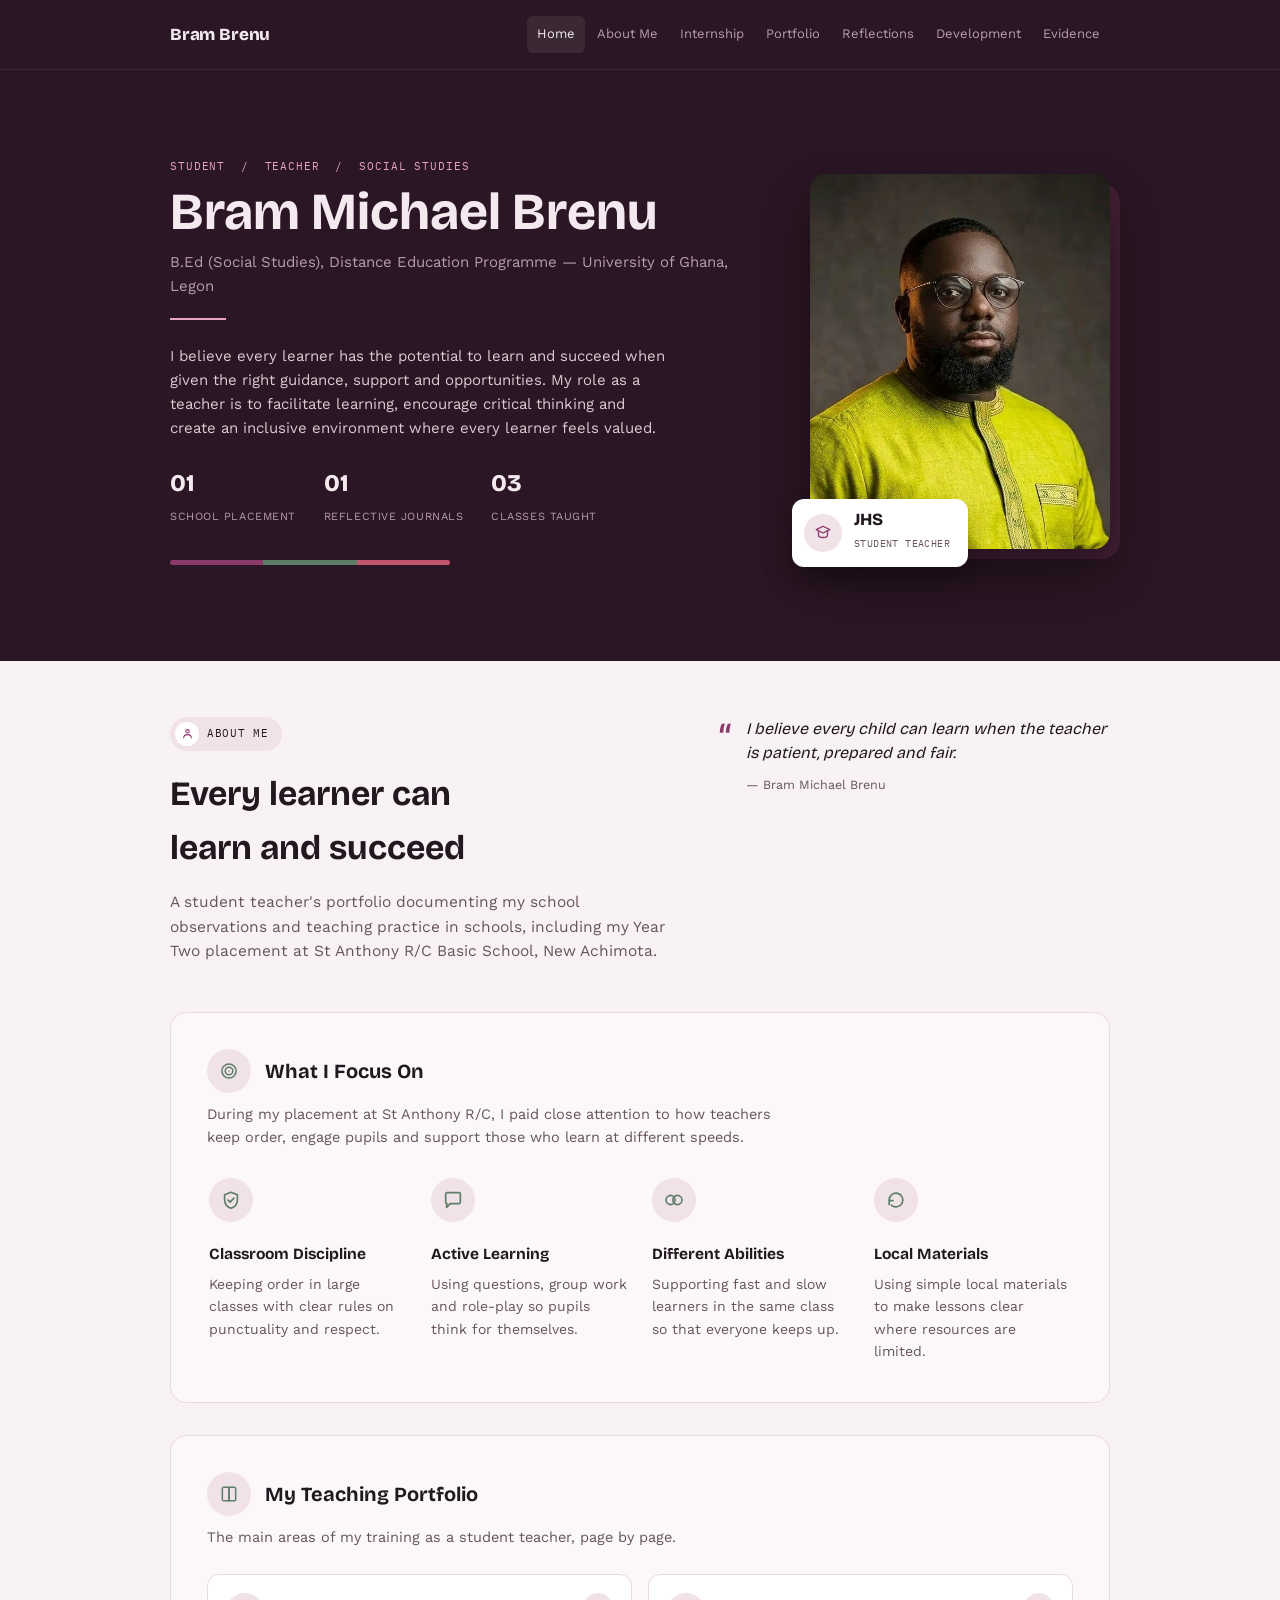
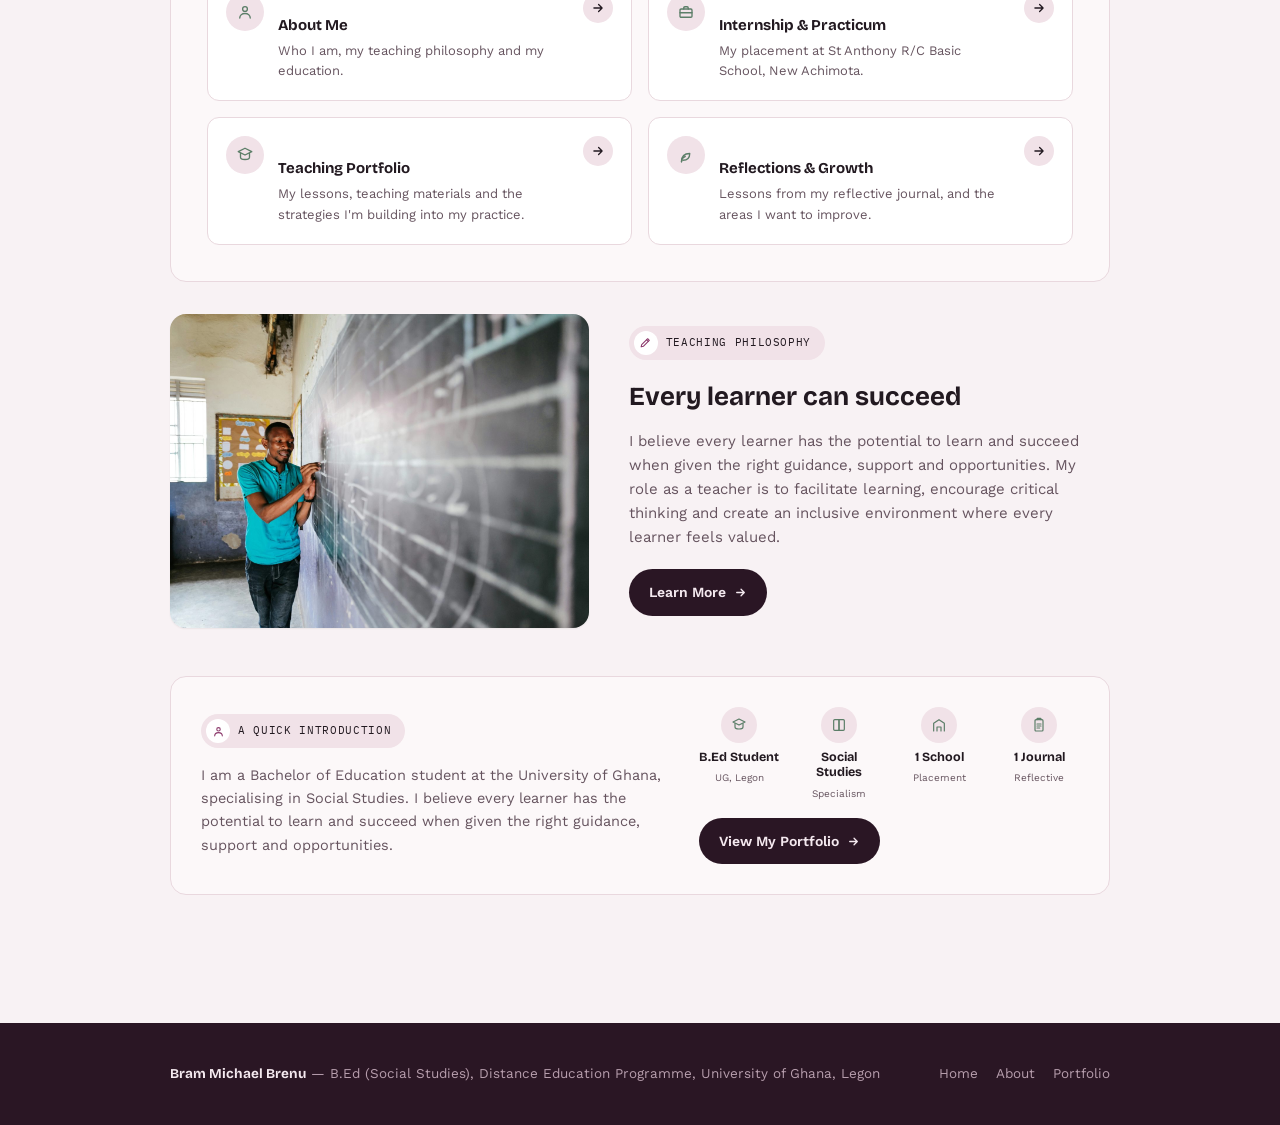
<file: site/index.html>
<!doctype html>
<html lang="en">
<head>
<meta charset="UTF-8">
<meta name="viewport" content="width=device-width, initial-scale=1">
<title>Bram Michael Brenu — Home</title>
<meta name="description" content="Teaching e-portfolio of Bram Michael Brenu, B.Ed (Social Studies) student-teacher at the University of Ghana, Legon.">
<link rel="stylesheet" href="https://fonts.googleapis.com/css2?family=Bricolage+Grotesque:opsz,wght@12..96,500;12..96,700;12..96,800&family=Work+Sans:wght@400;500;600;700&family=IBM+Plex+Mono:wght@500&display=swap">
<link rel="stylesheet" href="styles.css">
</head>
<body>

<header class="site">
  <div class="container nav-row">
    <a class="brand" href="index.html">Bram Brenu</a>
    <button class="nav-toggle" id="navToggle" aria-expanded="false">Menu</button>
    <nav class="links" id="navLinks">
      <a href="index.html" class="active">Home</a>
      <a href="about.html">About Me</a>
      <a href="internship.html">Internship</a>
      <a href="portfolio.html">Portfolio</a>
      <a href="reflections.html">Reflections</a>
      <a href="development.html">Development</a>
      <a href="evidence.html">Evidence</a>
    </nav>
  </div>
</header>

<section class="hero" id="siteHero">
  <div class="container hero-grid">
    <div>
      <span class="eyebrow">Student &nbsp;/&nbsp; Teacher &nbsp;/&nbsp; Social Studies</span>
      <h1>Bram Michael Brenu</h1>
      <p class="role">B.Ed (Social Studies), Distance Education Programme — University of Ghana, Legon</p>
      <div class="divider-rule"></div>
      <p class="pitch">I believe every learner has the potential to learn and succeed when given the right guidance, support and opportunities. My role as a teacher is to facilitate learning, encourage critical thinking and create an inclusive environment where every learner feels valued.</p>
      <div class="stat-row">
        <div class="stat"><b>01</b><span>School Placement</span></div>
        <div class="stat"><b>01</b><span>Reflective Journals</span></div>
        <div class="stat"><b>03</b><span>Classes Taught</span></div>
      </div>
      <div class="accentbar"><div style="background:var(--gold)"></div><div style="background:var(--green)"></div><div style="background:var(--maroon)"></div></div>
    </div>
    <div class="hero-photo-wrap">
      <img class="hero-photo" style="object-position:center 15%;" src="assets/portrait.jpg" alt="Portrait of Bram Michael Brenu">
      <div class="hero-badge">
          <div class="badge-icon"><svg width="18" height="18" viewBox="0 0 24 24" fill="none" stroke="currentColor" stroke-width="1.8" stroke-linecap="round" stroke-linejoin="round"><path d="M12 3l9 4.5-9 4.5-9-4.5z"/><path d="M6 10v5c0 1.5 2.7 3 6 3s6-1.5 6-3v-5"/></svg></div>
          <div><b>JHS</b><span>Student Teacher</span></div>
        </div>
    </div>
  </div>
</section>

<main class="container home-page">
  <div class="page">

    <div class="block about-teaser-grid">
      <div>
        <div class="pill-eyebrow"><span class="pill-icon"><svg width="13" height="13" viewBox="0 0 24 24" fill="none" stroke="currentColor" stroke-width="2" stroke-linecap="round" stroke-linejoin="round"><circle cx="12" cy="8" r="3.2"/><path d="M5 20c0-3.5 3-6 7-6s7 2.5 7 6"/></svg></span>About Me</div>
        <h2 style="font-size:clamp(26px,4vw,34px);margin-bottom:14px;">Every learner can learn and succeed</h2>
        <p style="color:var(--ink-muted);font-size:15.5px;max-width:56ch;">A student teacher's portfolio documenting my school observations and teaching practice in schools, including my Year Two placement at St Anthony R/C Basic School, New Achimota.</p>
      </div>
      <div class="testimonial">
          <span class="quote-mark">&ldquo;</span>
          <div>
            <blockquote>I believe every child can learn when the teacher is patient, prepared and fair.</blockquote>
            <cite>— Bram Michael Brenu</cite>
          </div>
        </div>
    </div>

    <div class="panel">
      <div class="panel-head">
        <div class="focus-icon"><svg width="20" height="20" viewBox="0 0 24 24" fill="none" stroke="currentColor" stroke-width="1.8" stroke-linecap="round" stroke-linejoin="round"><circle cx="12" cy="12" r="8.5"/><circle cx="12" cy="12" r="4.5"/><circle cx="12" cy="12" r=".8" fill="currentColor" stroke="none"/></svg></div>
        <h3>What I Focus On</h3>
      </div>
      <p class="panel-intro">During my placement at St Anthony R/C, I paid close attention to how teachers keep order, engage pupils and support those who learn at different speeds.</p>
      <div class="focus-grid">
        <div class="focus-card">
          <div class="focus-icon"><svg width="22" height="22" viewBox="0 0 24 24" fill="none" stroke="currentColor" stroke-width="1.8" stroke-linecap="round" stroke-linejoin="round"><path d="M12 3.5l7 2.8v5.2c0 5-3 8.3-7 9.5-4-1.2-7-4.5-7-9.5V6.3z"/><path d="M8.8 12.2l2.1 2.1 4.3-4.3"/></svg></div>
          <h4>Classroom Discipline</h4>
          <p>Keeping order in large classes with clear rules on punctuality and respect.</p>
        </div>
        <div class="focus-card">
          <div class="focus-icon"><svg width="22" height="22" viewBox="0 0 24 24" fill="none" stroke="currentColor" stroke-width="1.8" stroke-linecap="round" stroke-linejoin="round"><path d="M4 5.5A1.5 1.5 0 0 1 5.5 4h13A1.5 1.5 0 0 1 20 5.5v9A1.5 1.5 0 0 1 18.5 16H9l-4 4v-4H5.5A1.5 1.5 0 0 1 4 14.5z"/></svg></div>
          <h4>Active Learning</h4>
          <p>Using questions, group work and role-play so pupils think for themselves.</p>
        </div>
        <div class="focus-card">
          <div class="focus-icon"><svg width="22" height="22" viewBox="0 0 24 24" fill="none" stroke="currentColor" stroke-width="1.8" stroke-linecap="round" stroke-linejoin="round"><circle cx="8.3" cy="12" r="5"/><circle cx="15.7" cy="12" r="5"/></svg></div>
          <h4>Different Abilities</h4>
          <p>Supporting fast and slow learners in the same class so that everyone keeps up.</p>
        </div>
        <div class="focus-card">
          <div class="focus-icon"><svg width="22" height="22" viewBox="0 0 24 24" fill="none" stroke="currentColor" stroke-width="1.8" stroke-linecap="round" stroke-linejoin="round"><path d="M4.5 12a7.5 7.5 0 1 1 2.4 5.5"/><path d="M4.5 17v-4.3h4.3"/></svg></div>
          <h4>Local Materials</h4>
          <p>Using simple local materials to make lessons clear where resources are limited.</p>
        </div>
      </div>
    </div>

    <div class="panel">
      <div class="panel-head">
        <div class="focus-icon"><svg width="20" height="20" viewBox="0 0 24 24" fill="none" stroke="currentColor" stroke-width="1.8" stroke-linecap="round" stroke-linejoin="round"><path d="M4 5.5C4 4.7 4.7 4 5.5 4H12v16H5.5A1.5 1.5 0 0 1 4 18.5z"/><path d="M20 5.5c0-.8-.7-1.5-1.5-1.5H12v16h6.5a1.5 1.5 0 0 0 1.5-1.5z"/></svg></div>
        <h3>My Teaching Portfolio</h3>
      </div>
      <p class="panel-intro">The main areas of my training as a student teacher, page by page.</p>
      <div class="link-grid">
        <a class="link-card" href="about.html">
          <div class="focus-icon"><svg width="18" height="18" viewBox="0 0 24 24" fill="none" stroke="currentColor" stroke-width="1.8" stroke-linecap="round" stroke-linejoin="round"><circle cx="12" cy="8" r="3.2"/><path d="M5 20c0-3.5 3-6 7-6s7 2.5 7 6"/></svg></div>
          <div class="link-body">
            <h4>About Me</h4>
            <p>Who I am, my teaching philosophy and my education.</p>
          </div>
          <div class="link-arrow"><svg width="14" height="14" viewBox="0 0 24 24" fill="none" stroke="currentColor" stroke-width="2.2" stroke-linecap="round" stroke-linejoin="round"><path d="M5 12h13M13 6l6 6-6 6"/></svg></div>
        </a>
        <a class="link-card" href="internship.html">
          <div class="focus-icon"><svg width="18" height="18" viewBox="0 0 24 24" fill="none" stroke="currentColor" stroke-width="1.8" stroke-linecap="round" stroke-linejoin="round"><rect x="4" y="8" width="16" height="11" rx="1.5"/><path d="M9 8V6.5A1.5 1.5 0 0 1 10.5 5h3A1.5 1.5 0 0 1 15 6.5V8"/><path d="M4 13h16"/></svg></div>
          <div class="link-body">
            <h4>Internship &amp; Practicum</h4>
            <p>My placement at St Anthony R/C Basic School, New Achimota.</p>
          </div>
          <div class="link-arrow"><svg width="14" height="14" viewBox="0 0 24 24" fill="none" stroke="currentColor" stroke-width="2.2" stroke-linecap="round" stroke-linejoin="round"><path d="M5 12h13M13 6l6 6-6 6"/></svg></div>
        </a>
        <a class="link-card" href="portfolio.html">
          <div class="focus-icon"><svg width="18" height="18" viewBox="0 0 24 24" fill="none" stroke="currentColor" stroke-width="1.8" stroke-linecap="round" stroke-linejoin="round"><path d="M12 3l9 4.5-9 4.5-9-4.5z"/><path d="M6 10v5c0 1.5 2.7 3 6 3s6-1.5 6-3v-5"/></svg></div>
          <div class="link-body">
            <h4>Teaching Portfolio</h4>
            <p>My lessons, teaching materials and the strategies I'm building into my practice.</p>
          </div>
          <div class="link-arrow"><svg width="14" height="14" viewBox="0 0 24 24" fill="none" stroke="currentColor" stroke-width="2.2" stroke-linecap="round" stroke-linejoin="round"><path d="M5 12h13M13 6l6 6-6 6"/></svg></div>
        </a>
        <a class="link-card" href="reflections.html">
          <div class="focus-icon"><svg width="18" height="18" viewBox="0 0 24 24" fill="none" stroke="currentColor" stroke-width="1.8" stroke-linecap="round" stroke-linejoin="round"><path d="M6 21c0-7 4-11 11-11 0 6-3 9-9 9"/><path d="M6 21c0-4 2-6 5-7"/></svg></div>
          <div class="link-body">
            <h4>Reflections &amp; Growth</h4>
            <p>Lessons from my reflective journal, and the areas I want to improve.</p>
          </div>
          <div class="link-arrow"><svg width="14" height="14" viewBox="0 0 24 24" fill="none" stroke="currentColor" stroke-width="2.2" stroke-linecap="round" stroke-linejoin="round"><path d="M5 12h13M13 6l6 6-6 6"/></svg></div>
        </a>
      </div>
    </div>

    <div class="block philosophy-split">
      <img class="philosophy-photo" src="assets/home-teaching.jpg" alt="A teacher writing on a chalkboard in a classroom">
      <div>
        <div class="pill-eyebrow"><span class="pill-icon"><svg width="13" height="13" viewBox="0 0 24 24" fill="none" stroke="currentColor" stroke-width="2" stroke-linecap="round" stroke-linejoin="round"><path d="M4 20l1-4L16 5l3 3L8 19l-4 1z"/><path d="M14 7l3 3"/></svg></span>Teaching Philosophy</div>
        <h3 style="font-size:clamp(22px,3.2vw,26px);margin-bottom:12px;">Every learner can succeed</h3>
        <p style="color:var(--ink-muted);font-size:15px;max-width:52ch;margin-bottom:20px;">I believe every learner has the potential to learn and succeed when given the right guidance, support and opportunities. My role as a teacher is to facilitate learning, encourage critical thinking and create an inclusive environment where every learner feels valued.</p>
        <a class="btn-dark" href="about.html">Learn More <svg width="13" height="13" viewBox="0 0 24 24" fill="none" stroke="currentColor" stroke-width="2.4" stroke-linecap="round" stroke-linejoin="round"><path d="M5 12h13M13 6l6 6-6 6"/></svg></a>
      </div>
    </div>

    <div class="block intro-bar">
      <div class="intro-text">
        <div class="pill-eyebrow"><span class="pill-icon"><svg width="13" height="13" viewBox="0 0 24 24" fill="none" stroke="currentColor" stroke-width="2" stroke-linecap="round" stroke-linejoin="round"><circle cx="12" cy="8" r="3.2"/><path d="M5 20c0-3.5 3-6 7-6s7 2.5 7 6"/></svg></span>A Quick Introduction</div>
        <p style="font-size:14.5px;color:var(--ink-muted);max-width:56ch;">I am a Bachelor of Education student at the University of Ghana, specialising in Social Studies. I believe every learner has the potential to learn and succeed when given the right guidance, support and opportunities.</p>
      </div>
      <div class="intro-side">
        <div class="mini-stats">
          <div class="mini-stat">
            <div class="focus-icon"><svg width="16" height="16" viewBox="0 0 24 24" fill="none" stroke="currentColor" stroke-width="1.8" stroke-linecap="round" stroke-linejoin="round"><path d="M12 3l9 4.5-9 4.5-9-4.5z"/><path d="M6 10v5c0 1.5 2.7 3 6 3s6-1.5 6-3v-5"/></svg></div>
            <b>B.Ed Student</b><span>UG, Legon</span>
          </div>
          <div class="mini-stat">
            <div class="focus-icon"><svg width="16" height="16" viewBox="0 0 24 24" fill="none" stroke="currentColor" stroke-width="1.8" stroke-linecap="round" stroke-linejoin="round"><path d="M4 5.5C4 4.7 4.7 4 5.5 4H12v16H5.5A1.5 1.5 0 0 1 4 18.5z"/><path d="M20 5.5c0-.8-.7-1.5-1.5-1.5H12v16h6.5a1.5 1.5 0 0 0 1.5-1.5z"/></svg></div>
            <b>Social Studies</b><span>Specialism</span>
          </div>
          <div class="mini-stat">
            <div class="focus-icon"><svg width="16" height="16" viewBox="0 0 24 24" fill="none" stroke="currentColor" stroke-width="1.8" stroke-linecap="round" stroke-linejoin="round"><path d="M4 21V9.5L12 4l8 5.5V21"/><path d="M9 21v-6h6v6"/></svg></div>
            <b>1 School</b><span>Placement</span>
          </div>
          <div class="mini-stat">
            <div class="focus-icon"><svg width="16" height="16" viewBox="0 0 24 24" fill="none" stroke="currentColor" stroke-width="1.8" stroke-linecap="round" stroke-linejoin="round"><rect x="6" y="4" width="12" height="17" rx="1.5"/><path d="M9 4V3a1 1 0 0 1 1-1h4a1 1 0 0 1 1 1v1"/><path d="M9 10.5h6M9 13.5h6M9 16.5h4"/></svg></div>
            <b>1 Journal</b><span>Reflective</span>
          </div>
        </div>
        <a class="btn-dark" href="portfolio.html">View My Portfolio <svg width="13" height="13" viewBox="0 0 24 24" fill="none" stroke="currentColor" stroke-width="2.4" stroke-linecap="round" stroke-linejoin="round"><path d="M5 12h13M13 6l6 6-6 6"/></svg></a>
      </div>
    </div>
  </div>
</main>

<footer class="site">
  <div class="container">
    <div><strong>Bram Michael Brenu</strong> — B.Ed (Social Studies), Distance Education Programme, University of Ghana, Legon</div>
    <div class="foot-links">
      <a href="index.html">Home</a>
      <a href="about.html">About</a>
      <a href="portfolio.html">Portfolio</a>
    </div>
  </div>
</footer>

<script>
(function(){
  var navToggle = document.getElementById("navToggle");
  var navEl = document.getElementById("navLinks");
  navToggle.addEventListener("click", function(){
    var open = navEl.classList.toggle("open");
    navToggle.setAttribute("aria-expanded", open ? "true" : "false");
  });
})();
</script>
</body>
</html>
</file>
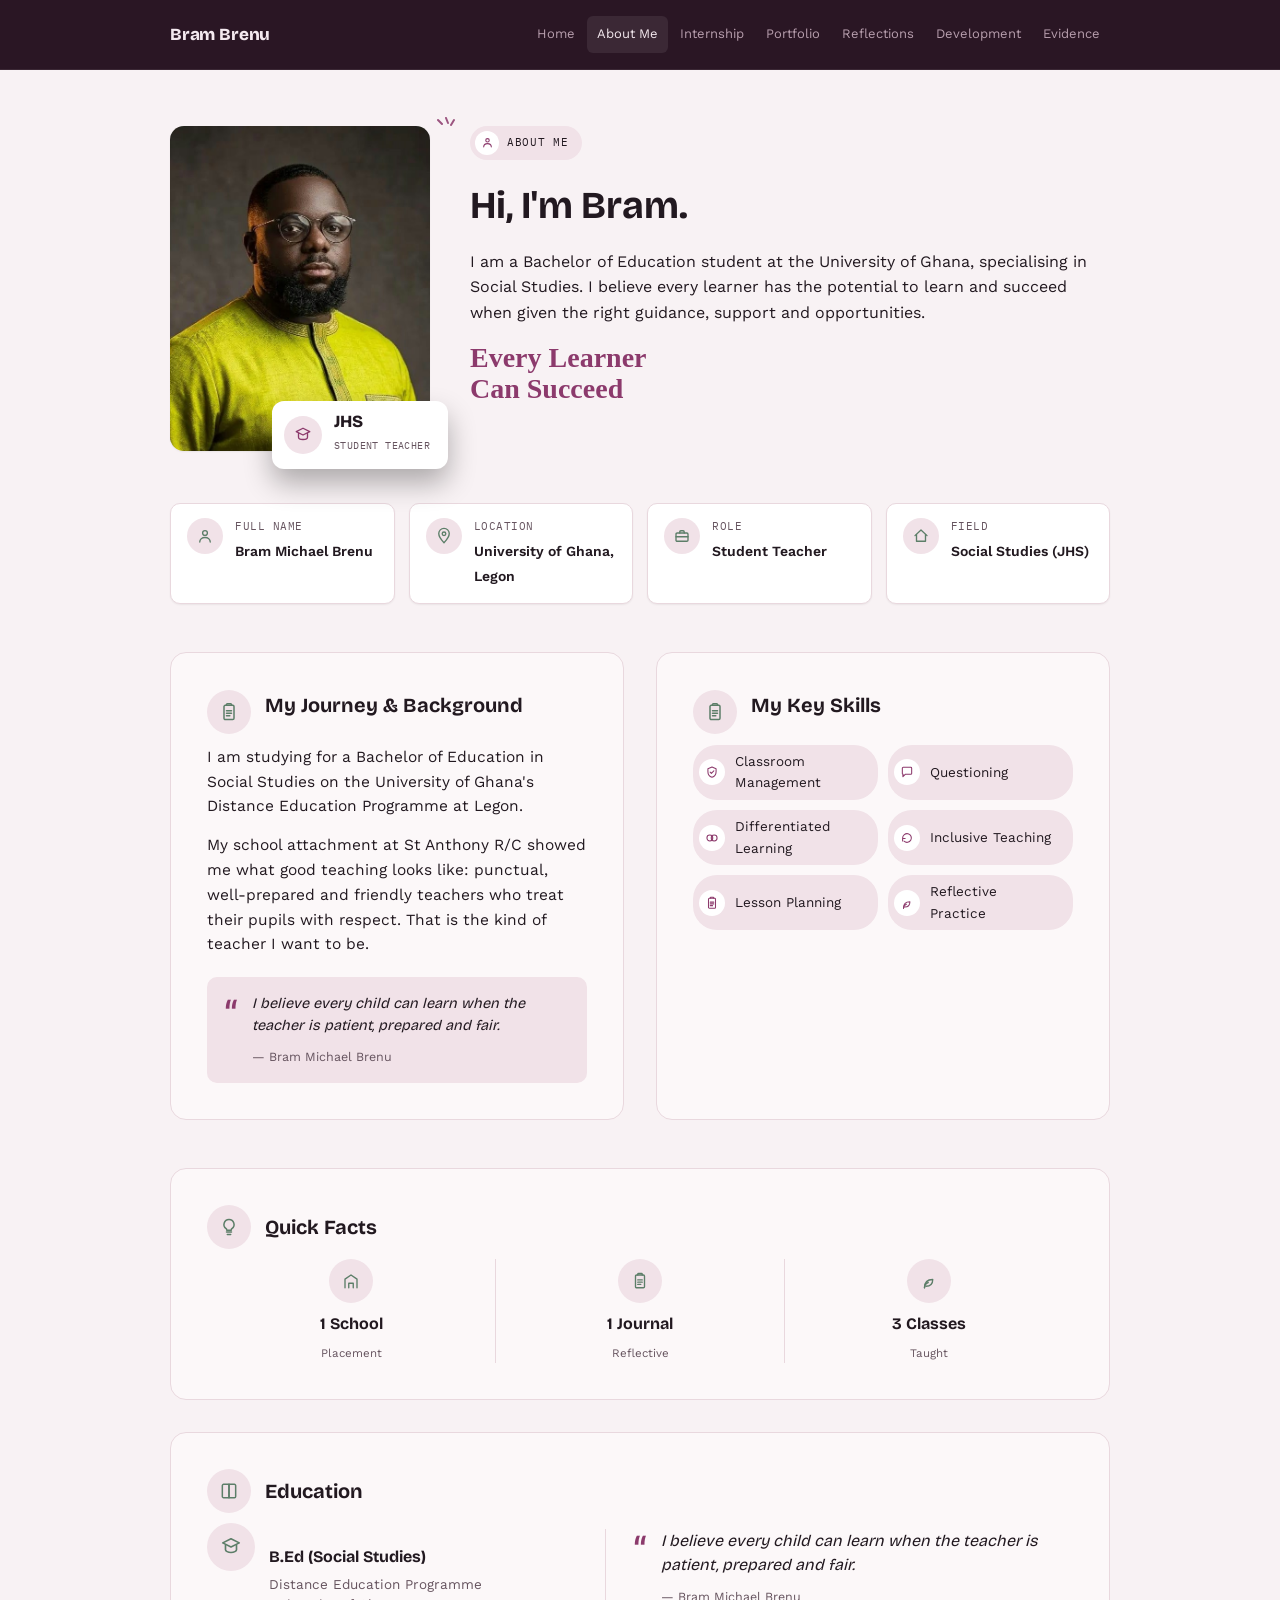
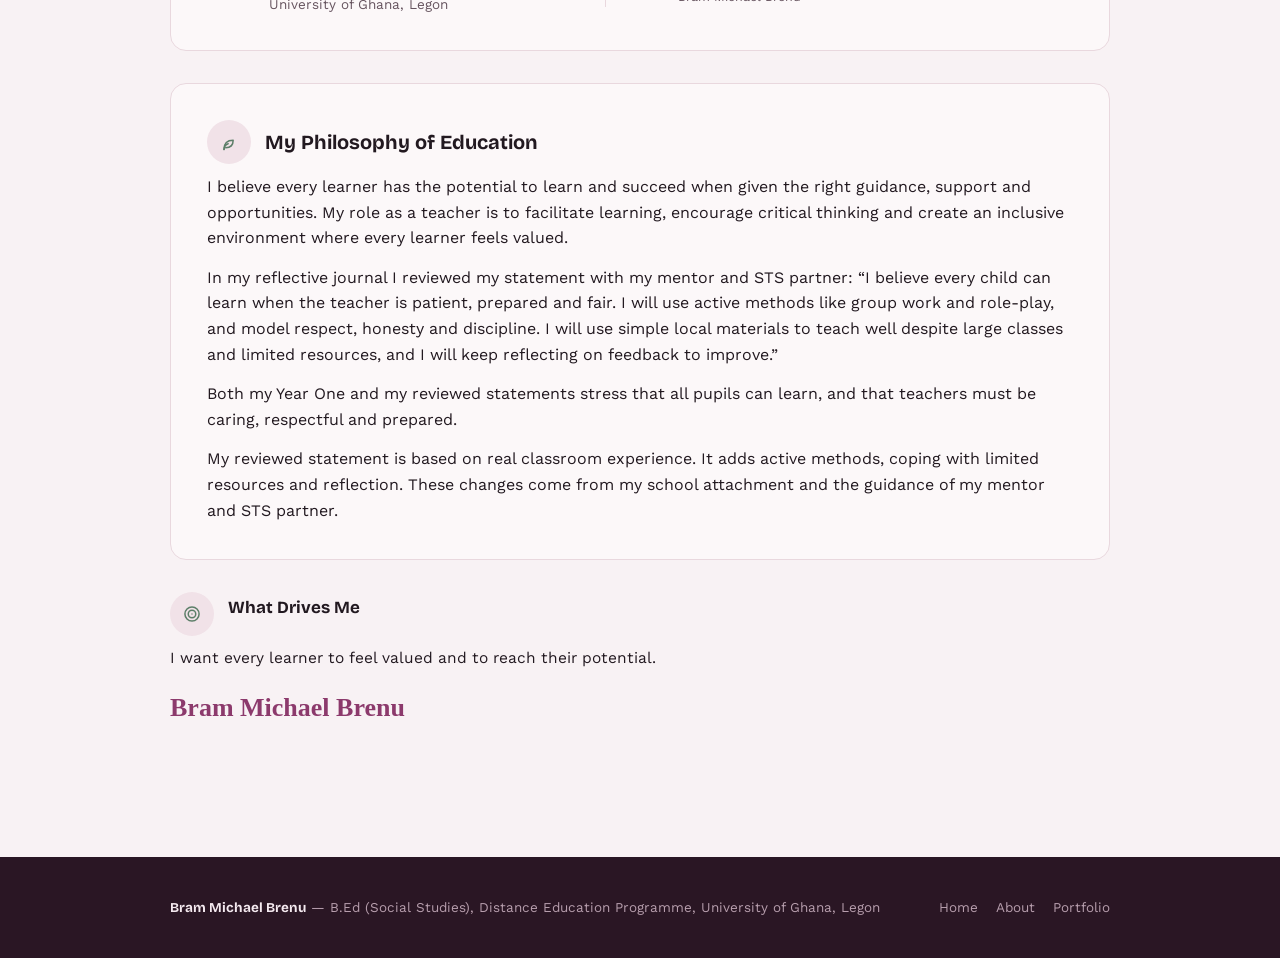
<file: site/about.html>
<!doctype html>
<html lang="en">
<head>
<meta charset="UTF-8">
<meta name="viewport" content="width=device-width, initial-scale=1">
<title>Bram Michael Brenu — About Me</title>
<meta name="description" content="Teaching e-portfolio of Bram Michael Brenu, B.Ed (Social Studies) student-teacher at the University of Ghana, Legon.">
<link rel="stylesheet" href="https://fonts.googleapis.com/css2?family=Bricolage+Grotesque:opsz,wght@12..96,500;12..96,700;12..96,800&family=Work+Sans:wght@400;500;600;700&family=IBM+Plex+Mono:wght@500&display=swap">
<link rel="stylesheet" href="styles.css">
</head>
<body>

<header class="site">
  <div class="container nav-row">
    <a class="brand" href="index.html">Bram Brenu</a>
    <button class="nav-toggle" id="navToggle" aria-expanded="false">Menu</button>
    <nav class="links" id="navLinks">
      <a href="index.html">Home</a>
      <a href="about.html" class="active">About Me</a>
      <a href="internship.html">Internship</a>
      <a href="portfolio.html">Portfolio</a>
      <a href="reflections.html">Reflections</a>
      <a href="development.html">Development</a>
      <a href="evidence.html">Evidence</a>
    </nav>
  </div>
</header>

<main class="container">
  <div class="page">

    <div class="about-split">
      <div style="position:relative;">
        <div class="photo-ticks"><svg width="24" height="34" viewBox="0 0 24 34" fill="none" stroke="currentColor" stroke-width="2" stroke-linecap="round"><path d="M2 4l4 4"/><path d="M10 2l2 5"/><path d="M18 4l-3 5"/></svg></div>
        <img class="about-photo" style="object-position:center 15%;" src="assets/portrait.jpg" alt="Portrait of Bram Michael Brenu">
        <div class="hero-badge" style="position:absolute;right:-18px;bottom:-18px;left:auto;">
          <div class="badge-icon"><svg width="18" height="18" viewBox="0 0 24 24" fill="none" stroke="currentColor" stroke-width="1.8" stroke-linecap="round" stroke-linejoin="round"><path d="M12 3l9 4.5-9 4.5-9-4.5z"/><path d="M6 10v5c0 1.5 2.7 3 6 3s6-1.5 6-3v-5"/></svg></div>
          <div><b>JHS</b><span>Student Teacher</span></div>
        </div>
      </div>
      <div class="about-greet">
        <div class="pill-eyebrow"><span class="pill-icon"><svg width="13" height="13" viewBox="0 0 24 24" fill="none" stroke="currentColor" stroke-width="2" stroke-linecap="round" stroke-linejoin="round"><circle cx="12" cy="8" r="3.2"/><path d="M5 20c0-3.5 3-6 7-6s7 2.5 7 6"/></svg></span>About Me</div>
        <h3 style="font-size:clamp(28px,4.4vw,38px);">Hi, I'm Bram.</h3>
        <p class="body-text">I am a Bachelor of Education student at the University of Ghana, specialising in Social Studies. I believe every learner has the potential to learn and succeed when given the right guidance, support and opportunities.</p>
        <div class="tagline-script">Every Learner<br>Can Succeed</div>
      </div>
    </div>

    <div class="block">
      <div class="info-grid">
        <div class="info-item">
          <div class="info-icon"><svg width="18" height="18" viewBox="0 0 24 24" fill="none" stroke="currentColor" stroke-width="1.8" stroke-linecap="round" stroke-linejoin="round"><circle cx="12" cy="8" r="3.2"/><path d="M5 20c0-3.5 3-6 7-6s7 2.5 7 6"/></svg></div>
          <div><span class="info-label">Full Name</span><span class="info-value">Bram Michael Brenu</span></div>
        </div>
        <div class="info-item">
          <div class="info-icon"><svg width="18" height="18" viewBox="0 0 24 24" fill="none" stroke="currentColor" stroke-width="1.8" stroke-linecap="round" stroke-linejoin="round"><path d="M12 21s7-7.2 7-12.2a7 7 0 1 0-14 0C5 13.8 12 21 12 21z"/><circle cx="12" cy="9" r="2.4"/></svg></div>
          <div><span class="info-label">Location</span><span class="info-value">University of Ghana, Legon</span></div>
        </div>
        <div class="info-item">
          <div class="info-icon"><svg width="18" height="18" viewBox="0 0 24 24" fill="none" stroke="currentColor" stroke-width="1.8" stroke-linecap="round" stroke-linejoin="round"><rect x="4" y="8" width="16" height="11" rx="1.5"/><path d="M9 8V6.5A1.5 1.5 0 0 1 10.5 5h3A1.5 1.5 0 0 1 15 6.5V8"/><path d="M4 13h16"/></svg></div>
          <div><span class="info-label">Role</span><span class="info-value">Student Teacher</span></div>
        </div>
        <div class="info-item">
          <div class="info-icon"><svg width="18" height="18" viewBox="0 0 24 24" fill="none" stroke="currentColor" stroke-width="1.8" stroke-linecap="round" stroke-linejoin="round"><path d="M4 11.5L12 4l8 7.5"/><path d="M6 10v9h12v-9"/></svg></div>
          <div><span class="info-label">Field</span><span class="info-value">Social Studies (JHS)</span></div>
        </div>
      </div>
    </div>

    <div class="two-col block">
      <div class="panel" style="margin-bottom:0;">
        <div class="panel-head">
        <div class="focus-icon"><svg width="20" height="20" viewBox="0 0 24 24" fill="none" stroke="currentColor" stroke-width="1.8" stroke-linecap="round" stroke-linejoin="round"><rect x="6" y="4" width="12" height="17" rx="1.5"/><path d="M9 4V3a1 1 0 0 1 1-1h4a1 1 0 0 1 1 1v1"/><path d="M9 10.5h6M9 13.5h6M9 16.5h4"/></svg></div>
        <h3>My Journey &amp; Background</h3>
      </div>
        <p class="body-text">I am studying for a Bachelor of Education in Social Studies on the University of Ghana's Distance Education Programme at Legon.</p>
        <p class="body-text" style="margin-top:14px;">My school attachment at St Anthony R/C showed me what good teaching looks like: punctual, well-prepared and friendly teachers who treat their pupils with respect. That is the kind of teacher I want to be.</p>
        <div class="testimonial" style="margin-top:20px;background:var(--chip-bg);border-radius:10px;padding:16px 18px;">
          <span class="quote-mark">&ldquo;</span>
          <div>
            <blockquote style="font-size:14.5px;">I believe every child can learn when the teacher is patient, prepared and fair.</blockquote>
            <cite>— Bram Michael Brenu</cite>
          </div>
        </div>
      </div>
      <div class="panel" style="margin-bottom:0;">
        <div class="panel-head">
        <div class="focus-icon"><svg width="20" height="20" viewBox="0 0 24 24" fill="none" stroke="currentColor" stroke-width="1.8" stroke-linecap="round" stroke-linejoin="round"><rect x="6" y="4" width="12" height="17" rx="1.5"/><path d="M9 4V3a1 1 0 0 1 1-1h4a1 1 0 0 1 1 1v1"/><path d="M9 10.5h6M9 13.5h6M9 16.5h4"/></svg></div>
        <h3>My Key Skills</h3>
      </div>
        <div class="skill-grid">
          <div class="skill-chip"><span class="chip-ico"><svg width="14" height="14" viewBox="0 0 24 24" fill="none" stroke="currentColor" stroke-width="1.8" stroke-linecap="round" stroke-linejoin="round"><path d="M12 3.5l7 2.8v5.2c0 5-3 8.3-7 9.5-4-1.2-7-4.5-7-9.5V6.3z"/><path d="M8.8 12.2l2.1 2.1 4.3-4.3"/></svg></span>Classroom Management</div>
          <div class="skill-chip"><span class="chip-ico"><svg width="14" height="14" viewBox="0 0 24 24" fill="none" stroke="currentColor" stroke-width="1.8" stroke-linecap="round" stroke-linejoin="round"><path d="M4 5.5A1.5 1.5 0 0 1 5.5 4h13A1.5 1.5 0 0 1 20 5.5v9A1.5 1.5 0 0 1 18.5 16H9l-4 4v-4H5.5A1.5 1.5 0 0 1 4 14.5z"/></svg></span>Questioning</div>
          <div class="skill-chip"><span class="chip-ico"><svg width="14" height="14" viewBox="0 0 24 24" fill="none" stroke="currentColor" stroke-width="1.8" stroke-linecap="round" stroke-linejoin="round"><circle cx="8.3" cy="12" r="5"/><circle cx="15.7" cy="12" r="5"/></svg></span>Differentiated Learning</div>
          <div class="skill-chip"><span class="chip-ico"><svg width="14" height="14" viewBox="0 0 24 24" fill="none" stroke="currentColor" stroke-width="1.8" stroke-linecap="round" stroke-linejoin="round"><path d="M4.5 12a7.5 7.5 0 1 1 2.4 5.5"/><path d="M4.5 17v-4.3h4.3"/></svg></span>Inclusive Teaching</div>
          <div class="skill-chip"><span class="chip-ico"><svg width="14" height="14" viewBox="0 0 24 24" fill="none" stroke="currentColor" stroke-width="1.8" stroke-linecap="round" stroke-linejoin="round"><rect x="6" y="4" width="12" height="17" rx="1.5"/><path d="M9 4V3a1 1 0 0 1 1-1h4a1 1 0 0 1 1 1v1"/><path d="M9 10.5h6M9 13.5h6M9 16.5h4"/></svg></span>Lesson Planning</div>
          <div class="skill-chip"><span class="chip-ico"><svg width="14" height="14" viewBox="0 0 24 24" fill="none" stroke="currentColor" stroke-width="1.8" stroke-linecap="round" stroke-linejoin="round"><path d="M6 21c0-7 4-11 11-11 0 6-3 9-9 9"/><path d="M6 21c0-4 2-6 5-7"/></svg></span>Reflective Practice</div>
        </div>
      </div>
    </div>

    <div class="panel">
      <div class="panel-head">
        <div class="focus-icon"><svg width="20" height="20" viewBox="0 0 24 24" fill="none" stroke="currentColor" stroke-width="1.8" stroke-linecap="round" stroke-linejoin="round"><path d="M9 18h6M10 21h4"/><path d="M12 3a6 6 0 0 0-3.5 10.9c.5.4.8 1 .8 1.6v.5h5.4v-.5c0-.6.3-1.2.8-1.6A6 6 0 0 0 12 3z"/></svg></div>
        <h3>Quick Facts</h3>
      </div>
      <div class="stat-trio">
        <div class="stat-trio-item">
          <div class="focus-icon"><svg width="18" height="18" viewBox="0 0 24 24" fill="none" stroke="currentColor" stroke-width="1.8" stroke-linecap="round" stroke-linejoin="round"><path d="M4 21V9.5L12 4l8 5.5V21"/><path d="M9 21v-6h6v6"/></svg></div>
          <b>1 School</b><span>Placement</span>
        </div>
        <div class="stat-trio-item">
          <div class="focus-icon"><svg width="18" height="18" viewBox="0 0 24 24" fill="none" stroke="currentColor" stroke-width="1.8" stroke-linecap="round" stroke-linejoin="round"><rect x="6" y="4" width="12" height="17" rx="1.5"/><path d="M9 4V3a1 1 0 0 1 1-1h4a1 1 0 0 1 1 1v1"/><path d="M9 10.5h6M9 13.5h6M9 16.5h4"/></svg></div>
          <b>1 Journal</b><span>Reflective</span>
        </div>
        <div class="stat-trio-item">
          <div class="focus-icon"><svg width="18" height="18" viewBox="0 0 24 24" fill="none" stroke="currentColor" stroke-width="1.8" stroke-linecap="round" stroke-linejoin="round"><path d="M6 21c0-7 4-11 11-11 0 6-3 9-9 9"/><path d="M6 21c0-4 2-6 5-7"/></svg></div>
          <b>3 Classes</b><span>Taught</span>
        </div>
      </div>
    </div>

    <div class="panel">
      <div class="panel-head">
        <div class="focus-icon"><svg width="20" height="20" viewBox="0 0 24 24" fill="none" stroke="currentColor" stroke-width="1.8" stroke-linecap="round" stroke-linejoin="round"><path d="M4 5.5C4 4.7 4.7 4 5.5 4H12v16H5.5A1.5 1.5 0 0 1 4 18.5z"/><path d="M20 5.5c0-.8-.7-1.5-1.5-1.5H12v16h6.5a1.5 1.5 0 0 0 1.5-1.5z"/></svg></div>
        <h3>Education</h3>
      </div>
      <div class="edu-row">
        <div class="edu-info">
          <div class="focus-icon"><svg width="22" height="22" viewBox="0 0 24 24" fill="none" stroke="currentColor" stroke-width="1.8" stroke-linecap="round" stroke-linejoin="round"><path d="M12 3l9 4.5-9 4.5-9-4.5z"/><path d="M6 10v5c0 1.5 2.7 3 6 3s6-1.5 6-3v-5"/></svg></div>
          <div>
            <h4>B.Ed (Social Studies)</h4>
            <p>Distance Education Programme<br>University of Ghana, Legon</p>
          </div>
        </div>
        <div class="testimonial">
          <span class="quote-mark">&ldquo;</span>
          <div>
            <blockquote>I believe every child can learn when the teacher is patient, prepared and fair.</blockquote>
            <cite>— Bram Michael Brenu</cite>
          </div>
        </div>
      </div>
    </div>

    <div class="panel">
      <div class="panel-head">
        <div class="focus-icon"><svg width="20" height="20" viewBox="0 0 24 24" fill="none" stroke="currentColor" stroke-width="1.8" stroke-linecap="round" stroke-linejoin="round"><path d="M6 21c0-7 4-11 11-11 0 6-3 9-9 9"/><path d="M6 21c0-4 2-6 5-7"/></svg></div>
        <h3>My Philosophy of Education</h3>
      </div>
      <p class="body-text">I believe every learner has the potential to learn and succeed when given the right guidance, support and opportunities. My role as a teacher is to facilitate learning, encourage critical thinking and create an inclusive environment where every learner feels valued.</p>
      <p class="body-text" style="margin-top:14px;">In my reflective journal I reviewed my statement with my mentor and STS partner: &ldquo;I believe every child can learn when the teacher is patient, prepared and fair. I will use active methods like group work and role-play, and model respect, honesty and discipline. I will use simple local materials to teach well despite large classes and limited resources, and I will keep reflecting on feedback to improve.&rdquo;</p>
      <p class="body-text" style="margin-top:14px;">Both my Year One and my reviewed statements stress that all pupils can learn, and that teachers must be caring, respectful and prepared.</p>
      <p class="body-text" style="margin-top:14px;">My reviewed statement is based on real classroom experience. It adds active methods, coping with limited resources and reflection. These changes come from my school attachment and the guidance of my mentor and STS partner.</p>
    </div>

    <div class="block">
      <div>
        <div class="panel-head" style="margin-bottom:10px;">
          <div class="focus-icon"><svg width="20" height="20" viewBox="0 0 24 24" fill="none" stroke="currentColor" stroke-width="1.8" stroke-linecap="round" stroke-linejoin="round"><circle cx="12" cy="12" r="8.5"/><circle cx="12" cy="12" r="4.5"/><circle cx="12" cy="12" r=".8" fill="currentColor" stroke="none"/></svg></div>
          <h3 style="font-size:17px;">What Drives Me</h3>
        </div>
        <p class="body-text">I want every learner to feel valued and to reach their potential.</p>
        <div class="signature">Bram Michael Brenu</div>
      </div>
    </div>
  </div>
</main>

<footer class="site">
  <div class="container">
    <div><strong>Bram Michael Brenu</strong> — B.Ed (Social Studies), Distance Education Programme, University of Ghana, Legon</div>
    <div class="foot-links">
      <a href="index.html">Home</a>
      <a href="about.html">About</a>
      <a href="portfolio.html">Portfolio</a>
    </div>
  </div>
</footer>

<script>
(function(){
  var navToggle = document.getElementById("navToggle");
  var navEl = document.getElementById("navLinks");
  navToggle.addEventListener("click", function(){
    var open = navEl.classList.toggle("open");
    navToggle.setAttribute("aria-expanded", open ? "true" : "false");
  });
})();
</script>
</body>
</html>
</file>
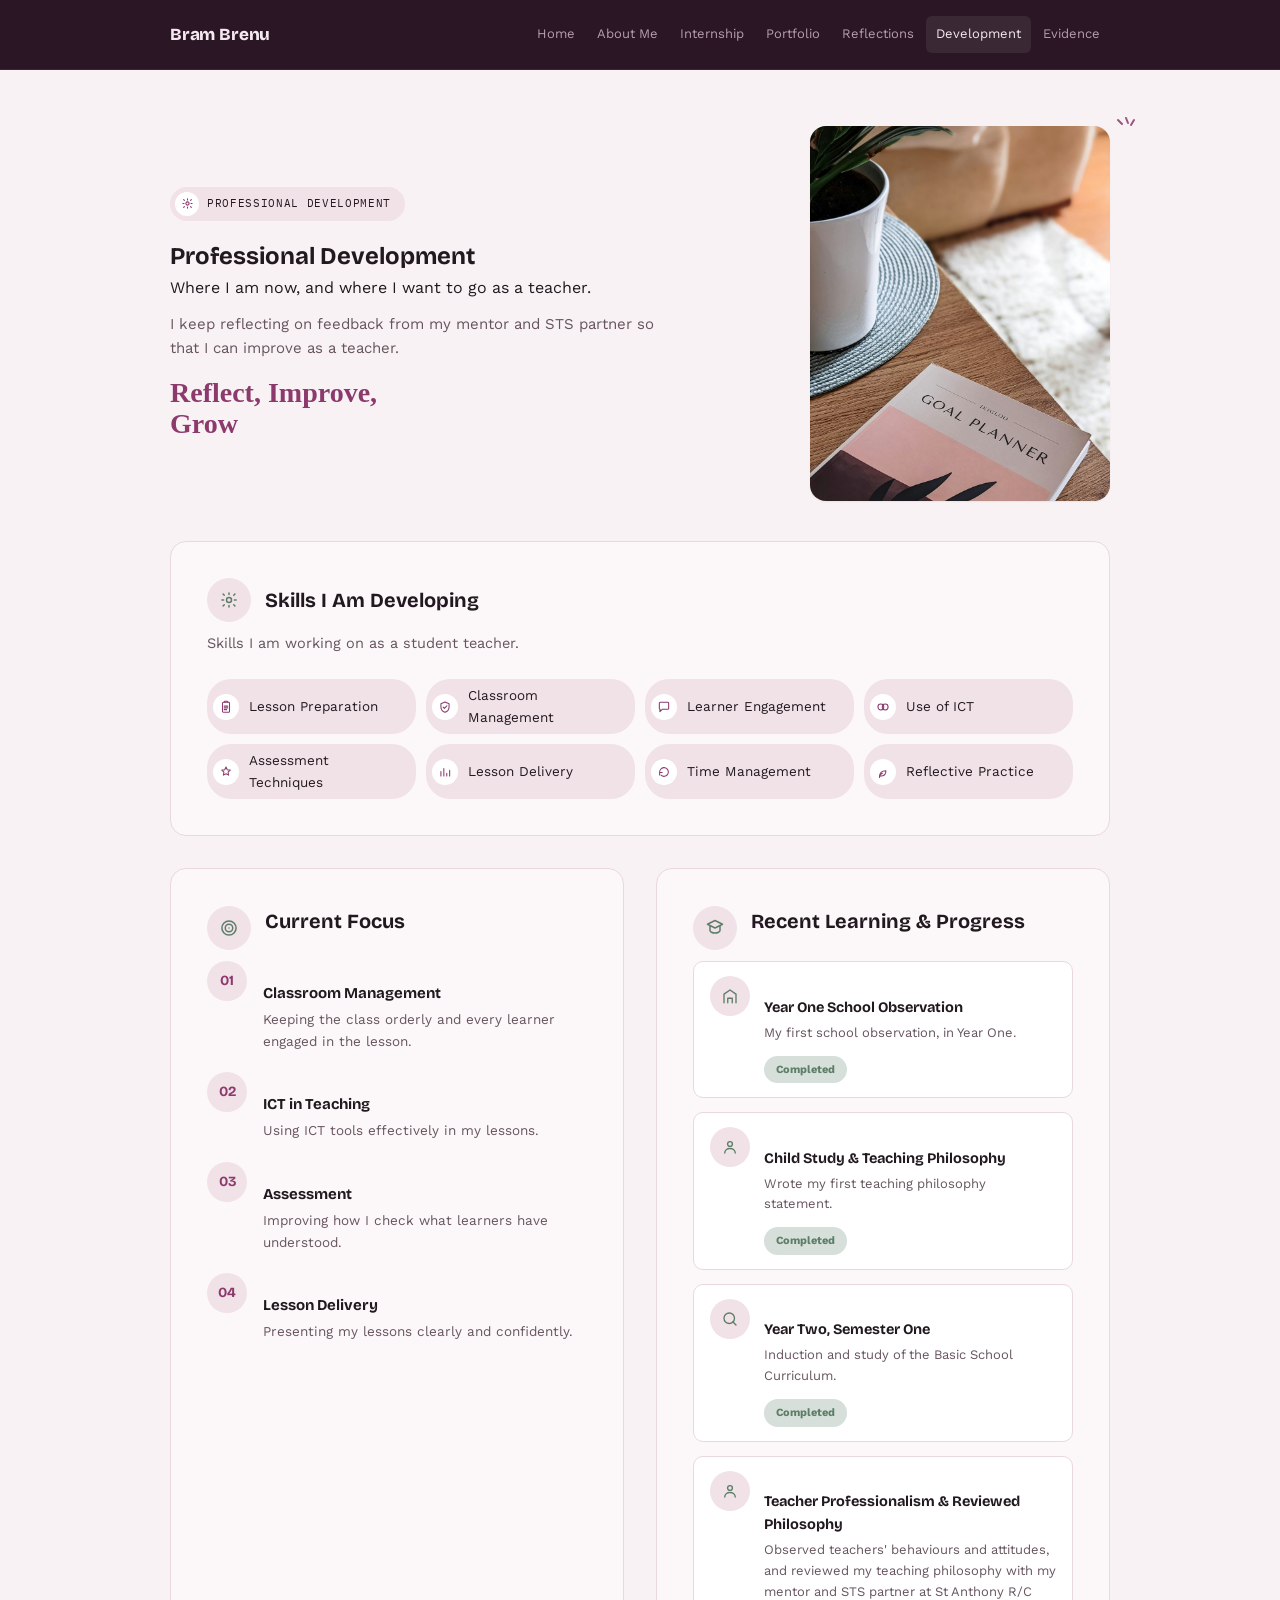
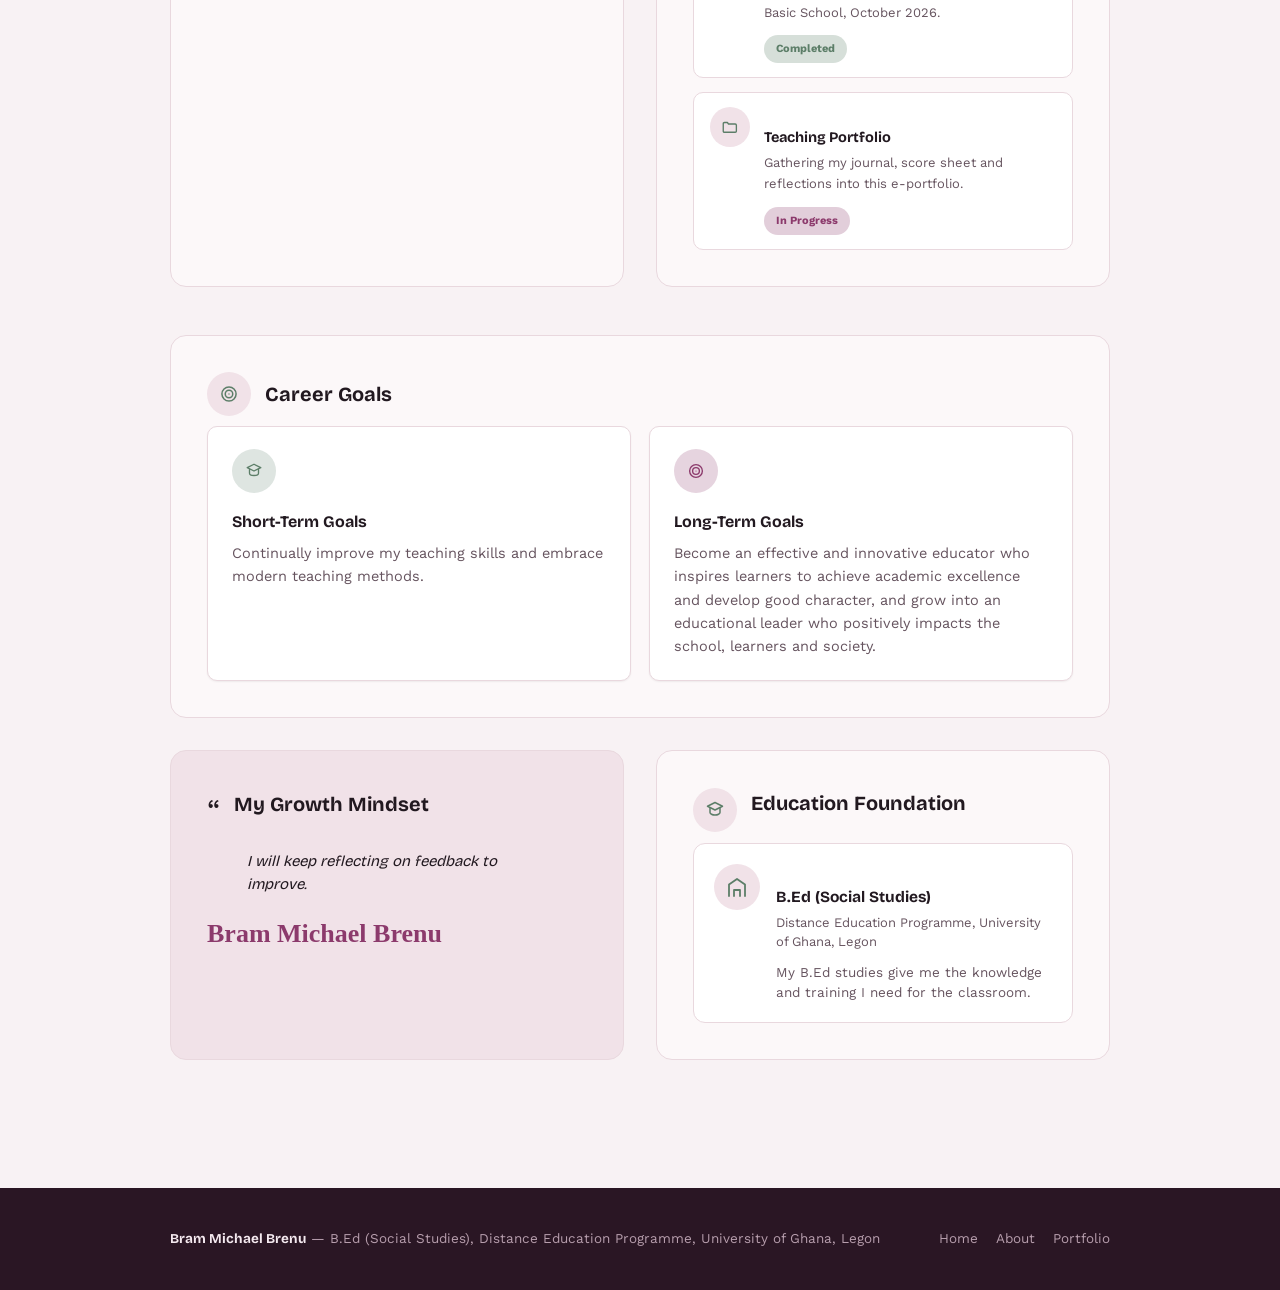
<file: site/development.html>
<!doctype html>
<html lang="en">
<head>
<meta charset="UTF-8">
<meta name="viewport" content="width=device-width, initial-scale=1">
<title>Bram Michael Brenu — Professional Development</title>
<meta name="description" content="Teaching e-portfolio of Bram Michael Brenu, B.Ed (Social Studies) student-teacher at the University of Ghana, Legon.">
<link rel="stylesheet" href="https://fonts.googleapis.com/css2?family=Bricolage+Grotesque:opsz,wght@12..96,500;12..96,700;12..96,800&family=Work+Sans:wght@400;500;600;700&family=IBM+Plex+Mono:wght@500&display=swap">
<link rel="stylesheet" href="styles.css">
</head>
<body>

<header class="site">
  <div class="container nav-row">
    <a class="brand" href="index.html">Bram Brenu</a>
    <button class="nav-toggle" id="navToggle" aria-expanded="false">Menu</button>
    <nav class="links" id="navLinks">
      <a href="index.html">Home</a>
      <a href="about.html">About Me</a>
      <a href="internship.html">Internship</a>
      <a href="portfolio.html">Portfolio</a>
      <a href="reflections.html">Reflections</a>
      <a href="development.html" class="active">Development</a>
      <a href="evidence.html">Evidence</a>
    </nav>
  </div>
</header>

<main class="container">
  <div class="page">

    <div class="page-photo-hero">
      <div class="head-text">
        <div class="pill-eyebrow"><span class="pill-icon"><svg width="13" height="13" viewBox="0 0 24 24" fill="none" stroke="currentColor" stroke-width="2" stroke-linecap="round" stroke-linejoin="round"><circle cx="12" cy="12" r="3"/><path d="M12 3.5v2M12 18.5v2M4.9 4.9l1.4 1.4M17.7 17.7l1.4 1.4M3.5 12h2M18.5 12h2M4.9 19.1l1.4-1.4M17.7 6.3l1.4-1.4"/></svg></span>Professional Development</div>
        <h2>Professional Development</h2>
        <p>Where I am now, and where I want to go as a teacher.</p>
        <p style="color:var(--ink-muted);font-size:15px;max-width:56ch;margin-top:12px;">I keep reflecting on feedback from my mentor and STS partner so that I can improve as a teacher.</p>
        <div class="tagline-script">Reflect, Improve,<br>Grow</div>
      </div>
      <div class="photo-col">
        <div class="photo-ticks"><svg width="24" height="34" viewBox="0 0 24 34" fill="none" stroke="currentColor" stroke-width="2" stroke-linecap="round"><path d="M2 4l4 4"/><path d="M10 2l2 5"/><path d="M18 4l-3 5"/></svg></div>
        <img class="page-hero-photo" src="assets/development-planner.jpg" alt="A goal planner notebook on a desk">
      </div>
    </div>

    <div class="panel">
      <div class="panel-head">
        <div class="focus-icon"><svg width="20" height="20" viewBox="0 0 24 24" fill="none" stroke="currentColor" stroke-width="1.8" stroke-linecap="round" stroke-linejoin="round"><circle cx="12" cy="12" r="3"/><path d="M12 3.5v2M12 18.5v2M4.9 4.9l1.4 1.4M17.7 17.7l1.4 1.4M3.5 12h2M18.5 12h2M4.9 19.1l1.4-1.4M17.7 6.3l1.4-1.4"/></svg></div>
        <h3>Skills I Am Developing</h3>
      </div>
      <p class="panel-intro">Skills I am working on as a student teacher.</p>
      <div class="skill-grid" style="grid-template-columns:repeat(auto-fit,minmax(200px,1fr));">
        <div class="skill-chip"><span class="chip-ico"><svg width="14" height="14" viewBox="0 0 24 24" fill="none" stroke="currentColor" stroke-width="1.8" stroke-linecap="round" stroke-linejoin="round"><rect x="6" y="4" width="12" height="17" rx="1.5"/><path d="M9 4V3a1 1 0 0 1 1-1h4a1 1 0 0 1 1 1v1"/><path d="M9 10.5h6M9 13.5h6M9 16.5h4"/></svg></span>Lesson Preparation</div>
        <div class="skill-chip"><span class="chip-ico"><svg width="14" height="14" viewBox="0 0 24 24" fill="none" stroke="currentColor" stroke-width="1.8" stroke-linecap="round" stroke-linejoin="round"><path d="M12 3.5l7 2.8v5.2c0 5-3 8.3-7 9.5-4-1.2-7-4.5-7-9.5V6.3z"/><path d="M8.8 12.2l2.1 2.1 4.3-4.3"/></svg></span>Classroom Management</div>
        <div class="skill-chip"><span class="chip-ico"><svg width="14" height="14" viewBox="0 0 24 24" fill="none" stroke="currentColor" stroke-width="1.8" stroke-linecap="round" stroke-linejoin="round"><path d="M4 5.5A1.5 1.5 0 0 1 5.5 4h13A1.5 1.5 0 0 1 20 5.5v9A1.5 1.5 0 0 1 18.5 16H9l-4 4v-4H5.5A1.5 1.5 0 0 1 4 14.5z"/></svg></span>Learner Engagement</div>
        <div class="skill-chip"><span class="chip-ico"><svg width="14" height="14" viewBox="0 0 24 24" fill="none" stroke="currentColor" stroke-width="1.8" stroke-linecap="round" stroke-linejoin="round"><circle cx="8.3" cy="12" r="5"/><circle cx="15.7" cy="12" r="5"/></svg></span>Use of ICT</div>
        <div class="skill-chip"><span class="chip-ico"><svg width="14" height="14" viewBox="0 0 24 24" fill="none" stroke="currentColor" stroke-width="1.8" stroke-linecap="round" stroke-linejoin="round"><path d="M12 3.5l2.2 4.6 5 .7-3.6 3.6.9 5-4.5-2.4-4.5 2.4.9-5-3.6-3.6 5-.7z"/></svg></span>Assessment Techniques</div>
        <div class="skill-chip"><span class="chip-ico"><svg width="14" height="14" viewBox="0 0 24 24" fill="none" stroke="currentColor" stroke-width="1.8" stroke-linecap="round" stroke-linejoin="round"><path d="M5 19V11M10 19V6M15 19v-5M20 19V9"/></svg></span>Lesson Delivery</div>
        <div class="skill-chip"><span class="chip-ico"><svg width="14" height="14" viewBox="0 0 24 24" fill="none" stroke="currentColor" stroke-width="1.8" stroke-linecap="round" stroke-linejoin="round"><path d="M4.5 12a7.5 7.5 0 1 1 2.4 5.5"/><path d="M4.5 17v-4.3h4.3"/></svg></span>Time Management</div>
        <div class="skill-chip"><span class="chip-ico"><svg width="14" height="14" viewBox="0 0 24 24" fill="none" stroke="currentColor" stroke-width="1.8" stroke-linecap="round" stroke-linejoin="round"><path d="M6 21c0-7 4-11 11-11 0 6-3 9-9 9"/><path d="M6 21c0-4 2-6 5-7"/></svg></span>Reflective Practice</div>
      </div>
    </div>

    <div class="two-col block">
      <div class="panel" style="margin-bottom:0;">
        <div class="panel-head">
        <div class="focus-icon"><svg width="20" height="20" viewBox="0 0 24 24" fill="none" stroke="currentColor" stroke-width="1.8" stroke-linecap="round" stroke-linejoin="round"><circle cx="12" cy="12" r="8.5"/><circle cx="12" cy="12" r="4.5"/><circle cx="12" cy="12" r=".8" fill="currentColor" stroke="none"/></svg></div>
        <h3>Current Focus</h3>
      </div>
        <div class="numbered-list">
          <div class="numbered-item">
            <div class="num-badge">01</div>
            <div><h4>Classroom Management</h4><p>Keeping the class orderly and every learner engaged in the lesson.</p></div>
          </div>
          <div class="numbered-item">
            <div class="num-badge">02</div>
            <div><h4>ICT in Teaching</h4><p>Using ICT tools effectively in my lessons.</p></div>
          </div>
          <div class="numbered-item">
            <div class="num-badge">03</div>
            <div><h4>Assessment</h4><p>Improving how I check what learners have understood.</p></div>
          </div>
          <div class="numbered-item">
            <div class="num-badge">04</div>
            <div><h4>Lesson Delivery</h4><p>Presenting my lessons clearly and confidently.</p></div>
          </div>
        </div>
      </div>
      <div class="panel" style="margin-bottom:0;">
        <div class="panel-head">
        <div class="focus-icon"><svg width="20" height="20" viewBox="0 0 24 24" fill="none" stroke="currentColor" stroke-width="1.8" stroke-linecap="round" stroke-linejoin="round"><path d="M12 3l9 4.5-9 4.5-9-4.5z"/><path d="M6 10v5c0 1.5 2.7 3 6 3s6-1.5 6-3v-5"/></svg></div>
        <h3>Recent Learning &amp; Progress</h3>
      </div>
        <div class="progress-list">
          <div class="progress-item">
            <div class="focus-icon"><svg width="18" height="18" viewBox="0 0 24 24" fill="none" stroke="currentColor" stroke-width="1.8" stroke-linecap="round" stroke-linejoin="round"><path d="M4 21V9.5L12 4l8 5.5V21"/><path d="M9 21v-6h6v6"/></svg></div>
            <div class="progress-body">
              <div class="progress-text"><h4>Year One School Observation</h4><p>My first school observation, in Year One.</p></div>
              <span class="status-pill completed">Completed</span>
            </div>
          </div>
          <div class="progress-item">
            <div class="focus-icon"><svg width="18" height="18" viewBox="0 0 24 24" fill="none" stroke="currentColor" stroke-width="1.8" stroke-linecap="round" stroke-linejoin="round"><circle cx="12" cy="8" r="3.2"/><path d="M5 20c0-3.5 3-6 7-6s7 2.5 7 6"/></svg></div>
            <div class="progress-body">
              <div class="progress-text"><h4>Child Study &amp; Teaching Philosophy</h4><p>Wrote my first teaching philosophy statement.</p></div>
              <span class="status-pill completed">Completed</span>
            </div>
          </div>
          <div class="progress-item">
            <div class="focus-icon"><svg width="18" height="18" viewBox="0 0 24 24" fill="none" stroke="currentColor" stroke-width="1.8" stroke-linecap="round" stroke-linejoin="round"><circle cx="11" cy="11" r="7"/><path d="M20 20l-4.3-4.3"/></svg></div>
            <div class="progress-body">
              <div class="progress-text"><h4>Year Two, Semester One</h4><p>Induction and study of the Basic School Curriculum.</p></div>
              <span class="status-pill completed">Completed</span>
            </div>
          </div>
          <div class="progress-item">
            <div class="focus-icon"><svg width="18" height="18" viewBox="0 0 24 24" fill="none" stroke="currentColor" stroke-width="1.8" stroke-linecap="round" stroke-linejoin="round"><circle cx="12" cy="8" r="3.2"/><path d="M5 20c0-3.5 3-6 7-6s7 2.5 7 6"/></svg></div>
            <div class="progress-body">
              <div class="progress-text"><h4>Teacher Professionalism &amp; Reviewed Philosophy</h4><p>Observed teachers' behaviours and attitudes, and reviewed my teaching philosophy with my mentor and STS partner at St Anthony R/C Basic School, October 2026.</p></div>
              <span class="status-pill completed">Completed</span>
            </div>
          </div>
          <div class="progress-item">
            <div class="focus-icon"><svg width="18" height="18" viewBox="0 0 24 24" fill="none" stroke="currentColor" stroke-width="1.8" stroke-linecap="round" stroke-linejoin="round"><path d="M3 7.5A1.5 1.5 0 0 1 4.5 6h4l1.5 2h9A1.5 1.5 0 0 1 20.5 9.5v8A1.5 1.5 0 0 1 19 19H4.5A1.5 1.5 0 0 1 3 17.5z"/></svg></div>
            <div class="progress-body">
              <div class="progress-text"><h4>Teaching Portfolio</h4><p>Gathering my journal, score sheet and reflections into this e-portfolio.</p></div>
              <span class="status-pill in-progress">In Progress</span>
            </div>
          </div>
        </div>
      </div>
    </div>

    <div class="panel">
      <div class="panel-head">
        <div class="focus-icon"><svg width="20" height="20" viewBox="0 0 24 24" fill="none" stroke="currentColor" stroke-width="1.8" stroke-linecap="round" stroke-linejoin="round"><circle cx="12" cy="12" r="8.5"/><circle cx="12" cy="12" r="4.5"/><circle cx="12" cy="12" r=".8" fill="currentColor" stroke="none"/></svg></div>
        <h3>Career Goals</h3>
      </div>
      <div class="grid-cards cards-2">
        <div class="card">
          <div class="focus-icon icon-pastel-1"><svg width="18" height="18" viewBox="0 0 24 24" fill="none" stroke="currentColor" stroke-width="1.8" stroke-linecap="round" stroke-linejoin="round"><path d="M12 3l9 4.5-9 4.5-9-4.5z"/><path d="M6 10v5c0 1.5 2.7 3 6 3s6-1.5 6-3v-5"/></svg></div>
          <h4>Short-Term Goals</h4>
          <p>Continually improve my teaching skills and embrace modern teaching methods.</p>
        </div>
        <div class="card">
          <div class="focus-icon icon-pastel-2"><svg width="18" height="18" viewBox="0 0 24 24" fill="none" stroke="currentColor" stroke-width="1.8" stroke-linecap="round" stroke-linejoin="round"><circle cx="12" cy="12" r="8.5"/><circle cx="12" cy="12" r="4.5"/><circle cx="12" cy="12" r=".8" fill="currentColor" stroke="none"/></svg></div>
          <h4>Long-Term Goals</h4>
          <p>Become an effective and innovative educator who inspires learners to achieve academic excellence and develop good character, and grow into an educational leader who positively impacts the school, learners and society.</p>
        </div>
      </div>
    </div>

    <div class="two-col block">
      <div class="panel growth-mindset" style="margin-bottom:0;">
        <div class="panel-head">
          <span class="quote-mark" style="font-size:30px;">&ldquo;</span>
          <h3>My Growth Mindset</h3>
        </div>
        <blockquote>I will keep reflecting on feedback to improve.</blockquote>
        <div class="signature">Bram Michael Brenu</div>
      </div>
      <div class="panel" style="margin-bottom:0;">
        <div class="panel-head">
        <div class="focus-icon"><svg width="20" height="20" viewBox="0 0 24 24" fill="none" stroke="currentColor" stroke-width="1.8" stroke-linecap="round" stroke-linejoin="round"><path d="M12 3l9 4.5-9 4.5-9-4.5z"/><path d="M6 10v5c0 1.5 2.7 3 6 3s6-1.5 6-3v-5"/></svg></div>
        <h3>Education Foundation</h3>
      </div>
        <div class="foundation-card">
          <div class="focus-icon"><svg width="24" height="24" viewBox="0 0 24 24" fill="none" stroke="currentColor" stroke-width="1.8" stroke-linecap="round" stroke-linejoin="round"><path d="M4 21V9.5L12 4l8 5.5V21"/><path d="M9 21v-6h6v6"/></svg></div>
          <div>
            <h4>B.Ed (Social Studies)</h4>
            <p class="foundation-sub">Distance Education Programme, University of Ghana, Legon</p>
            <p>My B.Ed studies give me the knowledge and training I need for the classroom.</p>
          </div>
        </div>
      </div>
    </div>
  </div>
</main>

<footer class="site">
  <div class="container">
    <div><strong>Bram Michael Brenu</strong> — B.Ed (Social Studies), Distance Education Programme, University of Ghana, Legon</div>
    <div class="foot-links">
      <a href="index.html">Home</a>
      <a href="about.html">About</a>
      <a href="portfolio.html">Portfolio</a>
    </div>
  </div>
</footer>

<script>
(function(){
  var navToggle = document.getElementById("navToggle");
  var navEl = document.getElementById("navLinks");
  navToggle.addEventListener("click", function(){
    var open = navEl.classList.toggle("open");
    navToggle.setAttribute("aria-expanded", open ? "true" : "false");
  });
})();
</script>
</body>
</html>
</file>
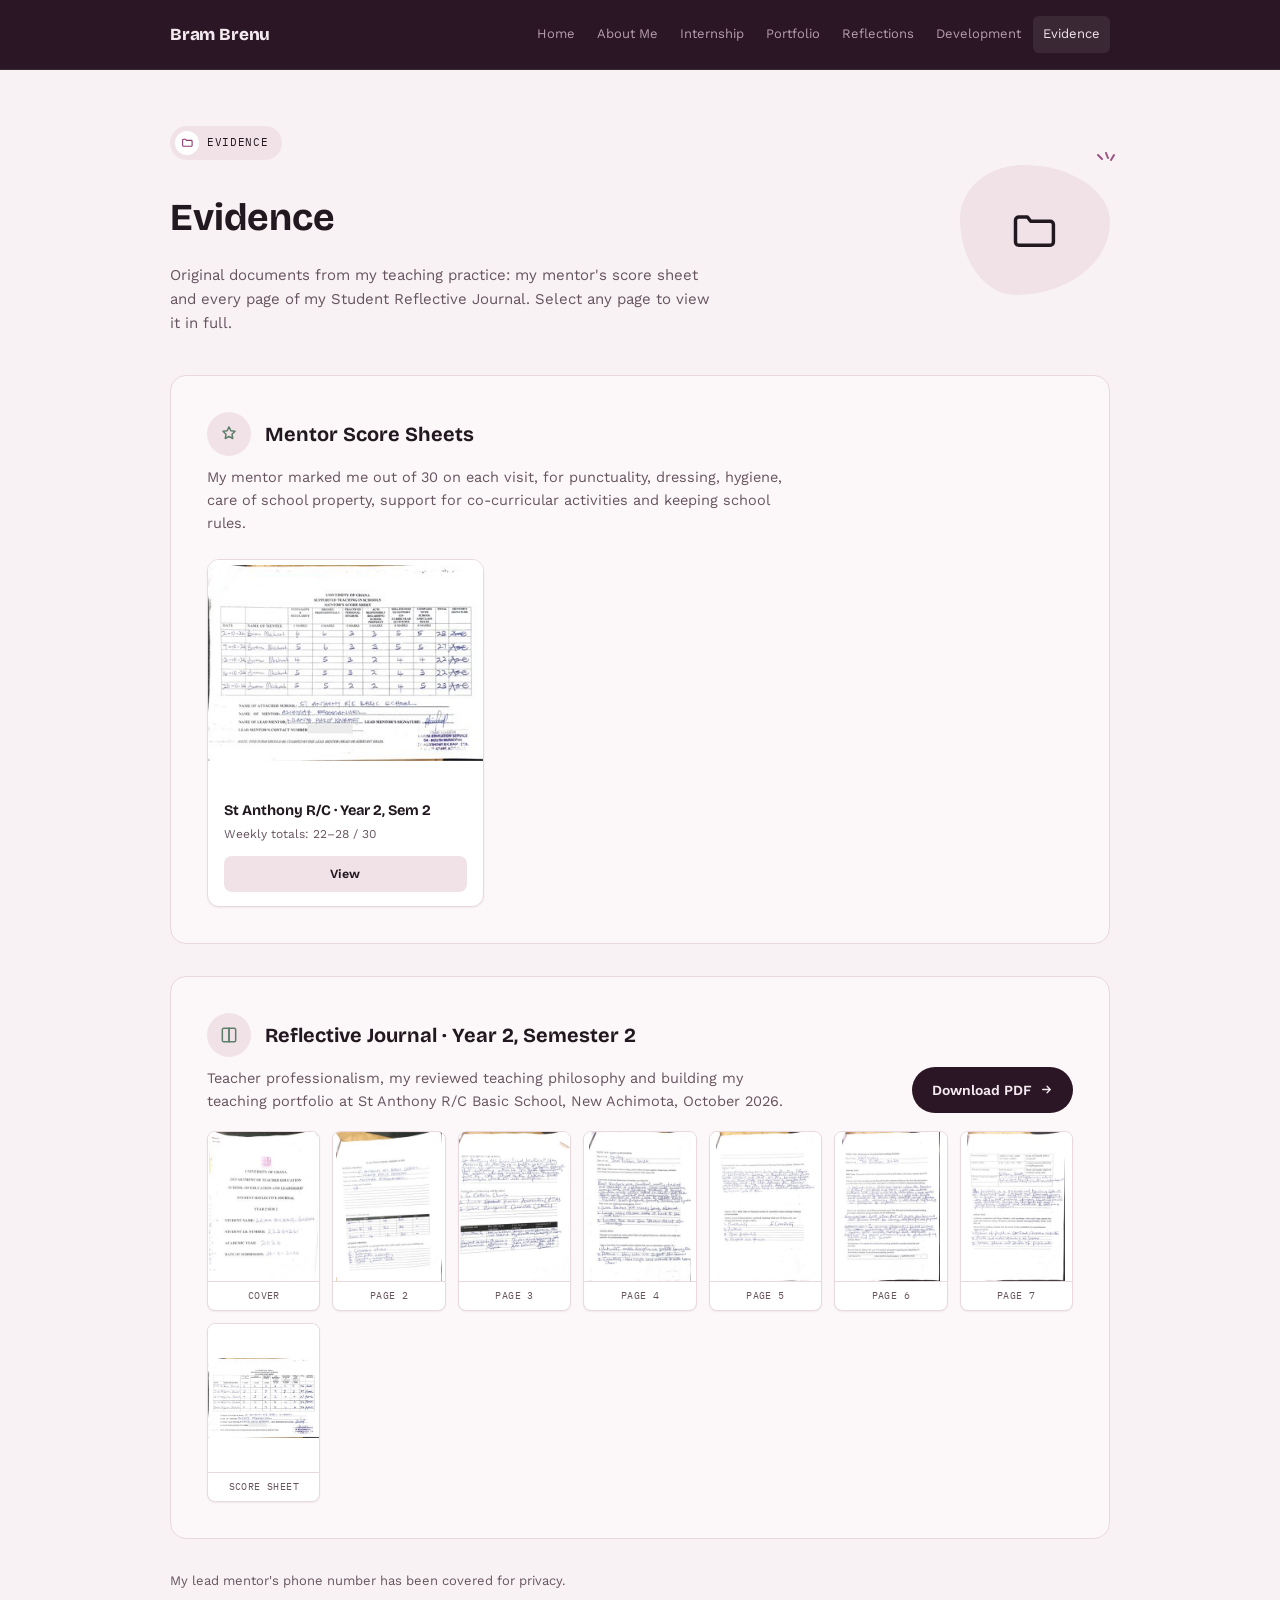
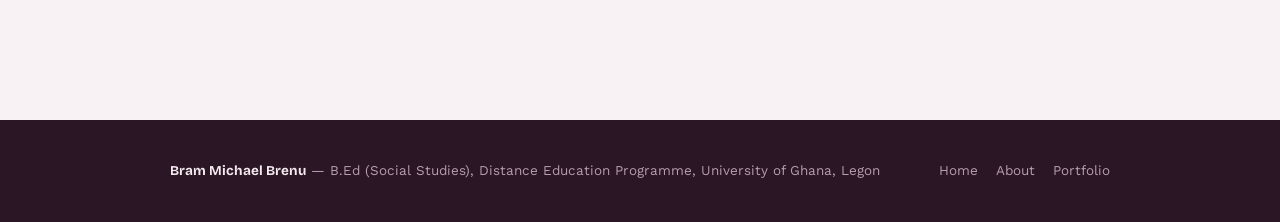
<file: site/evidence.html>
<!doctype html>
<html lang="en">
<head>
<meta charset="UTF-8">
<meta name="viewport" content="width=device-width, initial-scale=1">
<title>Bram Michael Brenu — Evidence</title>
<meta name="description" content="Teaching e-portfolio of Bram Michael Brenu, B.Ed (Social Studies) student-teacher at the University of Ghana, Legon.">
<link rel="stylesheet" href="https://fonts.googleapis.com/css2?family=Bricolage+Grotesque:opsz,wght@12..96,500;12..96,700;12..96,800&family=Work+Sans:wght@400;500;600;700&family=IBM+Plex+Mono:wght@500&display=swap">
<link rel="stylesheet" href="styles.css">
</head>
<body>

<header class="site">
  <div class="container nav-row">
    <a class="brand" href="index.html">Bram Brenu</a>
    <button class="nav-toggle" id="navToggle" aria-expanded="false">Menu</button>
    <nav class="links" id="navLinks">
      <a href="index.html">Home</a>
      <a href="about.html">About Me</a>
      <a href="internship.html">Internship</a>
      <a href="portfolio.html">Portfolio</a>
      <a href="reflections.html">Reflections</a>
      <a href="development.html">Development</a>
      <a href="evidence.html" class="active">Evidence</a>
    </nav>
  </div>
</header>

<main class="container">
  <div class="page">

    <div class="page-head-split">
      <div class="head-text">
        <div class="pill-eyebrow"><span class="pill-icon"><svg width="13" height="13" viewBox="0 0 24 24" fill="none" stroke="currentColor" stroke-width="2" stroke-linecap="round" stroke-linejoin="round"><path d="M3 7.5A1.5 1.5 0 0 1 4.5 6h4l1.5 2h9A1.5 1.5 0 0 1 20.5 9.5v8A1.5 1.5 0 0 1 19 19H4.5A1.5 1.5 0 0 1 3 17.5z"/></svg></span>Evidence</div>
        <h2>Evidence</h2>
        <p>Original documents from my teaching practice: my mentor's score sheet and every page of my Student Reflective Journal. Select any page to view it in full.</p>
      </div>
      <div class="icon-blob">
        <div class="photo-ticks" style="top:-14px;right:-10px;"><svg width="24" height="34" viewBox="0 0 24 34" fill="none" stroke="currentColor" stroke-width="2" stroke-linecap="round"><path d="M2 4l4 4"/><path d="M10 2l2 5"/><path d="M18 4l-3 5"/></svg></div>
        <svg width="52" height="52" viewBox="0 0 24 24" fill="none" stroke="currentColor" stroke-width="1.6" stroke-linecap="round" stroke-linejoin="round"><path d="M3 7.5A1.5 1.5 0 0 1 4.5 6h4l1.5 2h9A1.5 1.5 0 0 1 20.5 9.5v8A1.5 1.5 0 0 1 19 19H4.5A1.5 1.5 0 0 1 3 17.5z"/></svg>
      </div>
    </div>

    <div class="panel">
      <div class="panel-head">
        <div class="focus-icon"><svg width="20" height="20" viewBox="0 0 24 24" fill="none" stroke="currentColor" stroke-width="1.8" stroke-linecap="round" stroke-linejoin="round"><path d="M12 3.5l2.2 4.6 5 .7-3.6 3.6.9 5-4.5-2.4-4.5 2.4.9-5-3.6-3.6 5-.7z"/></svg></div>
        <h3>Mentor Score Sheets</h3>
      </div>
      <p class="panel-intro">My mentor marked me out of 30 on each visit, for punctuality, dressing, hygiene, care of school property, support for co-curricular activities and keeping school rules.</p>
      <div class="grid-cards">
        <div class="evidence-card">
            <img class="evidence-photo is-sheet" src="evidence/y2s2/t08.jpg" alt="Mentor's score sheet, St Anthony R/C · Year 2, Sem 2">
            <div class="evidence-body">
              <h4>St Anthony R/C · Year 2, Sem 2</h4>
              <span class="evidence-tag">Weekly totals: 22–28 / 30</span>
              <a class="evidence-view" href="evidence/y2s2/p08.jpg" target="_blank" rel="noopener">View</a>
            </div>
          </div>
      </div>
    </div>

    <div class="panel">
      <div class="panel-head">
        <div class="focus-icon"><svg width="20" height="20" viewBox="0 0 24 24" fill="none" stroke="currentColor" stroke-width="1.8" stroke-linecap="round" stroke-linejoin="round"><path d="M4 5.5C4 4.7 4.7 4 5.5 4H12v16H5.5A1.5 1.5 0 0 1 4 18.5z"/><path d="M20 5.5c0-.8-.7-1.5-1.5-1.5H12v16h6.5a1.5 1.5 0 0 0 1.5-1.5z"/></svg></div>
        <h3>Reflective Journal · Year 2, Semester 2</h3>
      </div>
      <div class="doc-row">
        <p class="panel-intro">Teacher professionalism, my reviewed teaching philosophy and building my teaching portfolio at St Anthony R/C Basic School, New Achimota, October 2026.</p>
        <a class="btn-dark" href="docs/reflective-journal-y2s2.pdf" target="_blank" rel="noopener">Download PDF <svg width="13" height="13" viewBox="0 0 24 24" fill="none" stroke="currentColor" stroke-width="2.4" stroke-linecap="round" stroke-linejoin="round"><path d="M5 12h13M13 6l6 6-6 6"/></svg></a>
      </div>
      <div class="page-grid">
          <a href="evidence/y2s2/p01.jpg" target="_blank" rel="noopener"><img src="evidence/y2s2/t01.jpg" alt="Reflective Journal · Year 2, Semester 2, page 1" loading="lazy"><span>Cover</span></a>
          <a href="evidence/y2s2/p02.jpg" target="_blank" rel="noopener"><img src="evidence/y2s2/t02.jpg" alt="Reflective Journal · Year 2, Semester 2, page 2" loading="lazy"><span>Page 2</span></a>
          <a href="evidence/y2s2/p03.jpg" target="_blank" rel="noopener"><img src="evidence/y2s2/t03.jpg" alt="Reflective Journal · Year 2, Semester 2, page 3" loading="lazy"><span>Page 3</span></a>
          <a href="evidence/y2s2/p04.jpg" target="_blank" rel="noopener"><img src="evidence/y2s2/t04.jpg" alt="Reflective Journal · Year 2, Semester 2, page 4" loading="lazy"><span>Page 4</span></a>
          <a href="evidence/y2s2/p05.jpg" target="_blank" rel="noopener"><img src="evidence/y2s2/t05.jpg" alt="Reflective Journal · Year 2, Semester 2, page 5" loading="lazy"><span>Page 5</span></a>
          <a href="evidence/y2s2/p06.jpg" target="_blank" rel="noopener"><img src="evidence/y2s2/t06.jpg" alt="Reflective Journal · Year 2, Semester 2, page 6" loading="lazy"><span>Page 6</span></a>
          <a href="evidence/y2s2/p07.jpg" target="_blank" rel="noopener"><img src="evidence/y2s2/t07.jpg" alt="Reflective Journal · Year 2, Semester 2, page 7" loading="lazy"><span>Page 7</span></a>
          <a href="evidence/y2s2/p08.jpg" target="_blank" rel="noopener"><img src="evidence/y2s2/t08.jpg" alt="Reflective Journal · Year 2, Semester 2, page 8" loading="lazy"><span>Score sheet</span></a>
      </div>
    </div>

    <div class="block">
      <p style="font-size:13px;color:var(--ink-muted);">My lead mentor's phone number has been covered for privacy.</p>
    </div>
  </div>
</main>

<footer class="site">
  <div class="container">
    <div><strong>Bram Michael Brenu</strong> — B.Ed (Social Studies), Distance Education Programme, University of Ghana, Legon</div>
    <div class="foot-links">
      <a href="index.html">Home</a>
      <a href="about.html">About</a>
      <a href="portfolio.html">Portfolio</a>
    </div>
  </div>
</footer>

<script>
(function(){
  var navToggle = document.getElementById("navToggle");
  var navEl = document.getElementById("navLinks");
  navToggle.addEventListener("click", function(){
    var open = navEl.classList.toggle("open");
    navToggle.setAttribute("aria-expanded", open ? "true" : "false");
  });
})();
</script>
</body>
</html>
</file>
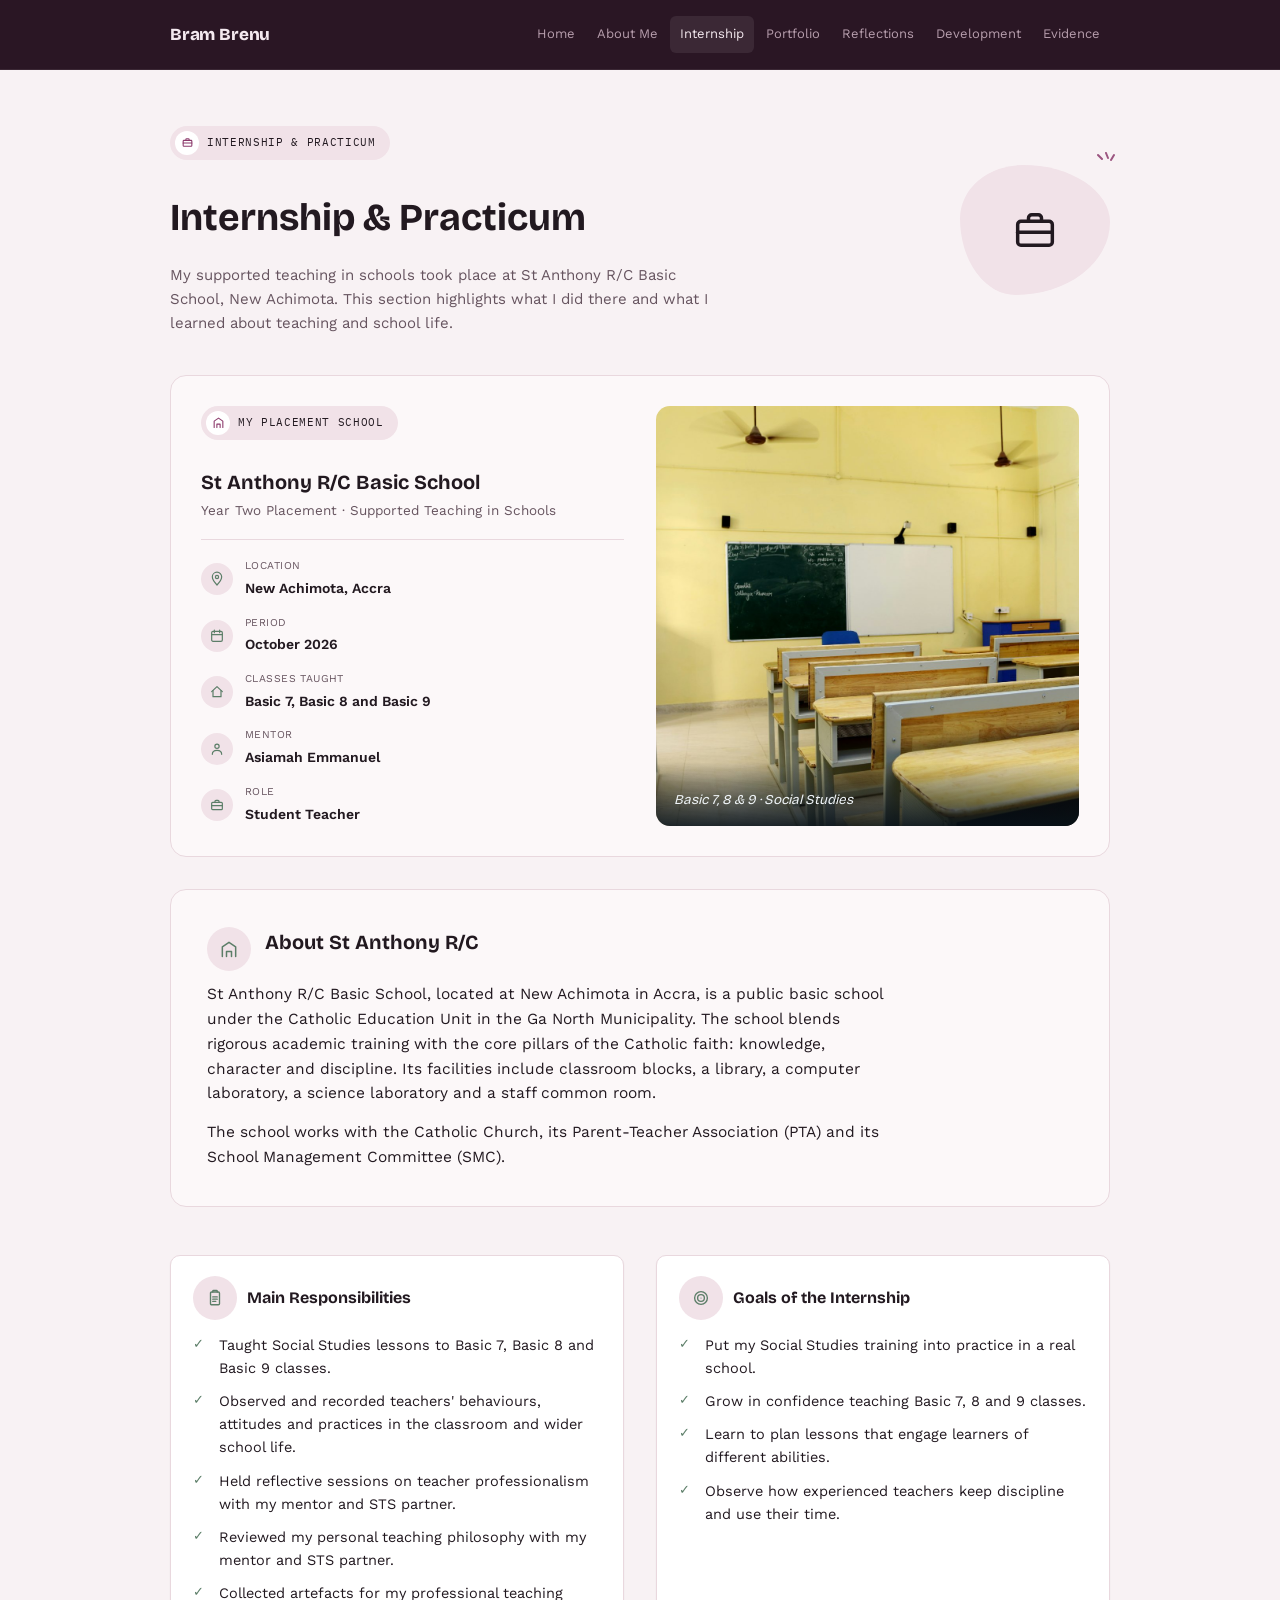
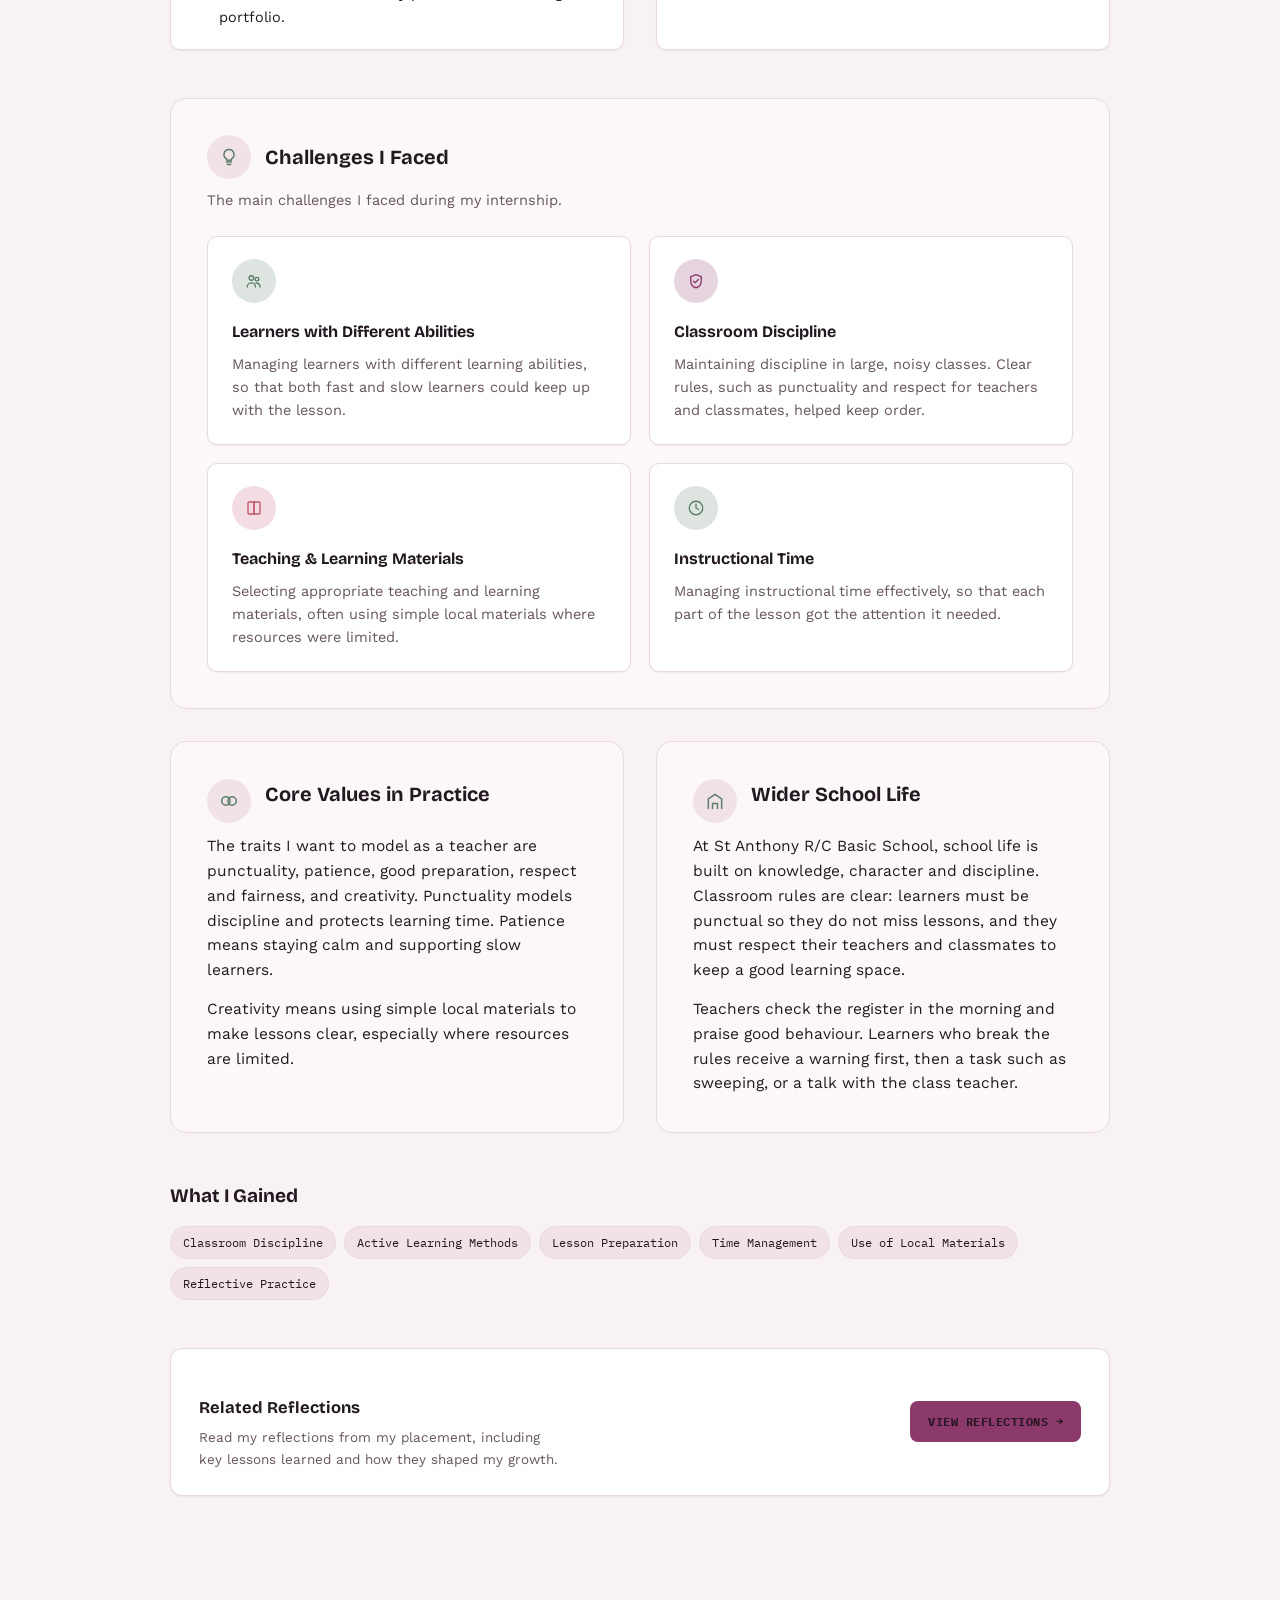
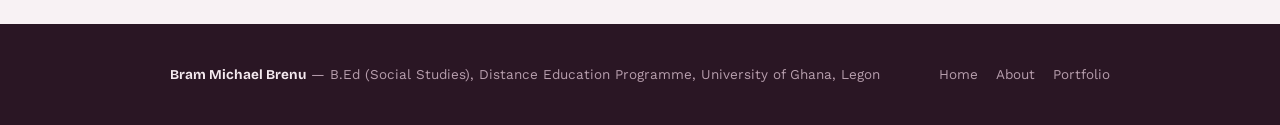
<file: site/internship.html>
<!doctype html>
<html lang="en">
<head>
<meta charset="UTF-8">
<meta name="viewport" content="width=device-width, initial-scale=1">
<title>Bram Michael Brenu — Internship &amp; Practicum</title>
<meta name="description" content="Teaching e-portfolio of Bram Michael Brenu, B.Ed (Social Studies) student-teacher at the University of Ghana, Legon.">
<link rel="stylesheet" href="https://fonts.googleapis.com/css2?family=Bricolage+Grotesque:opsz,wght@12..96,500;12..96,700;12..96,800&family=Work+Sans:wght@400;500;600;700&family=IBM+Plex+Mono:wght@500&display=swap">
<link rel="stylesheet" href="styles.css">
</head>
<body>

<header class="site">
  <div class="container nav-row">
    <a class="brand" href="index.html">Bram Brenu</a>
    <button class="nav-toggle" id="navToggle" aria-expanded="false">Menu</button>
    <nav class="links" id="navLinks">
      <a href="index.html">Home</a>
      <a href="about.html">About Me</a>
      <a href="internship.html" class="active">Internship</a>
      <a href="portfolio.html">Portfolio</a>
      <a href="reflections.html">Reflections</a>
      <a href="development.html">Development</a>
      <a href="evidence.html">Evidence</a>
    </nav>
  </div>
</header>

<main class="container">
  <div class="page">

    <div class="page-head-split">
      <div class="head-text">
        <div class="pill-eyebrow"><span class="pill-icon"><svg width="13" height="13" viewBox="0 0 24 24" fill="none" stroke="currentColor" stroke-width="2" stroke-linecap="round" stroke-linejoin="round"><rect x="4" y="8" width="16" height="11" rx="1.5"/><path d="M9 8V6.5A1.5 1.5 0 0 1 10.5 5h3A1.5 1.5 0 0 1 15 6.5V8"/><path d="M4 13h16"/></svg></span>Internship &amp; Practicum</div>
        <h2>Internship &amp; Practicum</h2>
        <p>My supported teaching in schools took place at St Anthony R/C Basic School, New Achimota. This section highlights what I did there and what I learned about teaching and school life.</p>
      </div>
      <div class="icon-blob">
        <div class="photo-ticks" style="top:-14px;right:-10px;"><svg width="24" height="34" viewBox="0 0 24 34" fill="none" stroke="currentColor" stroke-width="2" stroke-linecap="round"><path d="M2 4l4 4"/><path d="M10 2l2 5"/><path d="M18 4l-3 5"/></svg></div>
        <svg width="52" height="52" viewBox="0 0 24 24" fill="none" stroke="currentColor" stroke-width="1.6" stroke-linecap="round" stroke-linejoin="round"><rect x="4" y="8" width="16" height="11" rx="1.5"/><path d="M9 8V6.5A1.5 1.5 0 0 1 10.5 5h3A1.5 1.5 0 0 1 15 6.5V8"/><path d="M4 13h16"/></svg>
      </div>
    </div>

    <div class="profile-card">
      <div>
        <div class="pill-eyebrow"><span class="pill-icon"><svg width="13" height="13" viewBox="0 0 24 24" fill="none" stroke="currentColor" stroke-width="2" stroke-linecap="round" stroke-linejoin="round"><path d="M4 21V9.5L12 4l8 5.5V21"/><path d="M9 21v-6h6v6"/></svg></span>My Placement School</div>
        <h3>St Anthony R/C Basic School</h3>
        <p class="profile-sub">Year Two Placement · Supported Teaching in Schools</p>
        <div class="profile-list">
          <div class="info-row">
            <div class="focus-icon"><svg width="16" height="16" viewBox="0 0 24 24" fill="none" stroke="currentColor" stroke-width="1.8" stroke-linecap="round" stroke-linejoin="round"><path d="M12 21s7-7.2 7-12.2a7 7 0 1 0-14 0C5 13.8 12 21 12 21z"/><circle cx="12" cy="9" r="2.4"/></svg></div>
            <div><span class="label">Location</span><span class="value">New Achimota, Accra</span></div>
          </div>
          <div class="info-row">
            <div class="focus-icon"><svg width="16" height="16" viewBox="0 0 24 24" fill="none" stroke="currentColor" stroke-width="1.8" stroke-linecap="round" stroke-linejoin="round"><rect x="4" y="5" width="16" height="15" rx="2"/><path d="M4 10h16M8 3v4M16 3v4"/></svg></div>
            <div><span class="label">Period</span><span class="value">October 2026</span></div>
          </div>
          <div class="info-row">
            <div class="focus-icon"><svg width="16" height="16" viewBox="0 0 24 24" fill="none" stroke="currentColor" stroke-width="1.8" stroke-linecap="round" stroke-linejoin="round"><path d="M4 11.5L12 4l8 7.5"/><path d="M6 10v9h12v-9"/></svg></div>
            <div><span class="label">Classes Taught</span><span class="value">Basic 7, Basic 8 and Basic 9</span></div>
          </div>
          <div class="info-row">
            <div class="focus-icon"><svg width="16" height="16" viewBox="0 0 24 24" fill="none" stroke="currentColor" stroke-width="1.8" stroke-linecap="round" stroke-linejoin="round"><circle cx="12" cy="8" r="3.2"/><path d="M5 20c0-3.5 3-6 7-6s7 2.5 7 6"/></svg></div>
            <div><span class="label">Mentor</span><span class="value">Asiamah Emmanuel</span></div>
          </div>
          <div class="info-row">
            <div class="focus-icon"><svg width="16" height="16" viewBox="0 0 24 24" fill="none" stroke="currentColor" stroke-width="1.8" stroke-linecap="round" stroke-linejoin="round"><rect x="4" y="8" width="16" height="11" rx="1.5"/><path d="M9 8V6.5A1.5 1.5 0 0 1 10.5 5h3A1.5 1.5 0 0 1 15 6.5V8"/><path d="M4 13h16"/></svg></div>
            <div><span class="label">Role</span><span class="value">Student Teacher</span></div>
          </div>
        </div>
      </div>
      <div class="photo-quote">
        <img src="assets/classroom.jpg" style="object-position:center 50%;" alt="An empty classroom with desks and a chalkboard">
        <div class="quote-overlay">Basic 7, 8 &amp; 9 · Social Studies</div>
      </div>
    </div>

    <div class="block">
      <div class="panel" style="margin-bottom:0;">
        <div class="panel-head">
        <div class="focus-icon"><svg width="20" height="20" viewBox="0 0 24 24" fill="none" stroke="currentColor" stroke-width="1.8" stroke-linecap="round" stroke-linejoin="round"><path d="M4 21V9.5L12 4l8 5.5V21"/><path d="M9 21v-6h6v6"/></svg></div>
        <h3>About St Anthony R/C</h3>
      </div>
        <p class="body-text">St Anthony R/C Basic School, located at New Achimota in Accra, is a public basic school under the Catholic Education Unit in the Ga North Municipality. The school blends rigorous academic training with the core pillars of the Catholic faith: knowledge, character and discipline. Its facilities include classroom blocks, a library, a computer laboratory, a science laboratory and a staff common room.</p>
        <p class="body-text" style="margin-top:14px;">The school works with the Catholic Church, its Parent-Teacher Association (PTA) and its School Management Committee (SMC).</p>
      </div>
    </div>

    <div class="two-col block">
      <div class="filled">
        <div class="icon-card-head">
          <div class="focus-icon"><svg width="18" height="18" viewBox="0 0 24 24" fill="none" stroke="currentColor" stroke-width="1.8" stroke-linecap="round" stroke-linejoin="round"><rect x="6" y="4" width="12" height="17" rx="1.5"/><path d="M9 4V3a1 1 0 0 1 1-1h4a1 1 0 0 1 1 1v1"/><path d="M9 10.5h6M9 13.5h6M9 16.5h4"/></svg></div>
          <h4>Main Responsibilities</h4>
        </div>
        <ul class="check-list">
          <li>Taught Social Studies lessons to Basic 7, Basic 8 and Basic 9 classes.</li>
          <li>Observed and recorded teachers' behaviours, attitudes and practices in the classroom and wider school life.</li>
          <li>Held reflective sessions on teacher professionalism with my mentor and STS partner.</li>
          <li>Reviewed my personal teaching philosophy with my mentor and STS partner.</li>
          <li>Collected artefacts for my professional teaching portfolio.</li>
        </ul>
      </div>
      <div class="filled">
        <div class="icon-card-head">
          <div class="focus-icon"><svg width="18" height="18" viewBox="0 0 24 24" fill="none" stroke="currentColor" stroke-width="1.8" stroke-linecap="round" stroke-linejoin="round"><circle cx="12" cy="12" r="8.5"/><circle cx="12" cy="12" r="4.5"/><circle cx="12" cy="12" r=".8" fill="currentColor" stroke="none"/></svg></div>
          <h4>Goals of the Internship</h4>
        </div>
        <ul class="check-list">
          <li>Put my Social Studies training into practice in a real school.</li>
          <li>Grow in confidence teaching Basic 7, 8 and 9 classes.</li>
          <li>Learn to plan lessons that engage learners of different abilities.</li>
          <li>Observe how experienced teachers keep discipline and use their time.</li>
        </ul>
      </div>
    </div>

    <div class="panel">
      <div class="panel-head">
        <div class="focus-icon"><svg width="20" height="20" viewBox="0 0 24 24" fill="none" stroke="currentColor" stroke-width="1.8" stroke-linecap="round" stroke-linejoin="round"><path d="M9 18h6M10 21h4"/><path d="M12 3a6 6 0 0 0-3.5 10.9c.5.4.8 1 .8 1.6v.5h5.4v-.5c0-.6.3-1.2.8-1.6A6 6 0 0 0 12 3z"/></svg></div>
        <h3>Challenges I Faced</h3>
      </div>
      <p class="panel-intro">The main challenges I faced during my internship.</p>
      <div class="grid-cards cards-2">
        <div class="card">
          <div class="focus-icon icon-pastel-1"><svg width="18" height="18" viewBox="0 0 24 24" fill="none" stroke="currentColor" stroke-width="1.8" stroke-linecap="round" stroke-linejoin="round"><circle cx="8.5" cy="8" r="3"/><circle cx="16" cy="9.5" r="2.4"/><path d="M3 20c0-3.3 2.5-5.5 5.5-5.5S14 16.7 14 20"/><path d="M14.5 14.6c3 0 5.5 1.9 5.5 5.4"/></svg></div>
          <h4>Learners with Different Abilities</h4>
          <p>Managing learners with different learning abilities, so that both fast and slow learners could keep up with the lesson.</p>
        </div>
        <div class="card">
          <div class="focus-icon icon-pastel-2"><svg width="18" height="18" viewBox="0 0 24 24" fill="none" stroke="currentColor" stroke-width="1.8" stroke-linecap="round" stroke-linejoin="round"><path d="M12 3.5l7 2.8v5.2c0 5-3 8.3-7 9.5-4-1.2-7-4.5-7-9.5V6.3z"/><path d="M8.8 12.2l2.1 2.1 4.3-4.3"/></svg></div>
          <h4>Classroom Discipline</h4>
          <p>Maintaining discipline in large, noisy classes. Clear rules, such as punctuality and respect for teachers and classmates, helped keep order.</p>
        </div>
        <div class="card">
          <div class="focus-icon icon-pastel-3"><svg width="18" height="18" viewBox="0 0 24 24" fill="none" stroke="currentColor" stroke-width="1.8" stroke-linecap="round" stroke-linejoin="round"><path d="M4 5.5C4 4.7 4.7 4 5.5 4H12v16H5.5A1.5 1.5 0 0 1 4 18.5z"/><path d="M20 5.5c0-.8-.7-1.5-1.5-1.5H12v16h6.5a1.5 1.5 0 0 0 1.5-1.5z"/></svg></div>
          <h4>Teaching &amp; Learning Materials</h4>
          <p>Selecting appropriate teaching and learning materials, often using simple local materials where resources were limited.</p>
        </div>
        <div class="card">
          <div class="focus-icon icon-pastel-1"><svg width="18" height="18" viewBox="0 0 24 24" fill="none" stroke="currentColor" stroke-width="1.8" stroke-linecap="round" stroke-linejoin="round"><circle cx="12" cy="12" r="9"/><path d="M12 7v5l3.3 2"/></svg></div>
          <h4>Instructional Time</h4>
          <p>Managing instructional time effectively, so that each part of the lesson got the attention it needed.</p>
        </div>
      </div>
    </div>

    <div class="two-col block">
      <div class="panel" style="margin-bottom:0;">
        <div class="panel-head">
        <div class="focus-icon"><svg width="20" height="20" viewBox="0 0 24 24" fill="none" stroke="currentColor" stroke-width="1.8" stroke-linecap="round" stroke-linejoin="round"><circle cx="8.3" cy="12" r="5"/><circle cx="15.7" cy="12" r="5"/></svg></div>
        <h3>Core Values in Practice</h3>
      </div>
        <p class="body-text">The traits I want to model as a teacher are punctuality, patience, good preparation, respect and fairness, and creativity. Punctuality models discipline and protects learning time. Patience means staying calm and supporting slow learners.</p>
        <p class="body-text" style="margin-top:14px;">Creativity means using simple local materials to make lessons clear, especially where resources are limited.</p>
      </div>
      <div class="panel" style="margin-bottom:0;">
        <div class="panel-head">
        <div class="focus-icon"><svg width="20" height="20" viewBox="0 0 24 24" fill="none" stroke="currentColor" stroke-width="1.8" stroke-linecap="round" stroke-linejoin="round"><path d="M4 21V9.5L12 4l8 5.5V21"/><path d="M9 21v-6h6v6"/></svg></div>
        <h3>Wider School Life</h3>
      </div>
        <p class="body-text">At St Anthony R/C Basic School, school life is built on knowledge, character and discipline. Classroom rules are clear: learners must be punctual so they do not miss lessons, and they must respect their teachers and classmates to keep a good learning space.</p>
        <p class="body-text" style="margin-top:14px;">Teachers check the register in the morning and praise good behaviour. Learners who break the rules receive a warning first, then a task such as sweeping, or a talk with the class teacher.</p>
      </div>
    </div>

    <div class="block">
      <h3>What I Gained</h3>
      <div class="chip-row">
        <span class="chip">Classroom Discipline</span>
        <span class="chip">Active Learning Methods</span>
        <span class="chip">Lesson Preparation</span>
        <span class="chip">Time Management</span>
        <span class="chip">Use of Local Materials</span>
        <span class="chip">Reflective Practice</span>
      </div>
    </div>

    <div class="block">
      <div class="cta-card">
        <div class="cta-text">
          <h4>Related Reflections</h4>
          <p>Read my reflections from my placement, including key lessons learned and how they shaped my growth.</p>
        </div>
        <a class="cta-btn" href="reflections.html">View Reflections →</a>
      </div>
    </div>
  </div>
</main>

<footer class="site">
  <div class="container">
    <div><strong>Bram Michael Brenu</strong> — B.Ed (Social Studies), Distance Education Programme, University of Ghana, Legon</div>
    <div class="foot-links">
      <a href="index.html">Home</a>
      <a href="about.html">About</a>
      <a href="portfolio.html">Portfolio</a>
    </div>
  </div>
</footer>

<script>
(function(){
  var navToggle = document.getElementById("navToggle");
  var navEl = document.getElementById("navLinks");
  navToggle.addEventListener("click", function(){
    var open = navEl.classList.toggle("open");
    navToggle.setAttribute("aria-expanded", open ? "true" : "false");
  });
})();
</script>
</body>
</html>
</file>
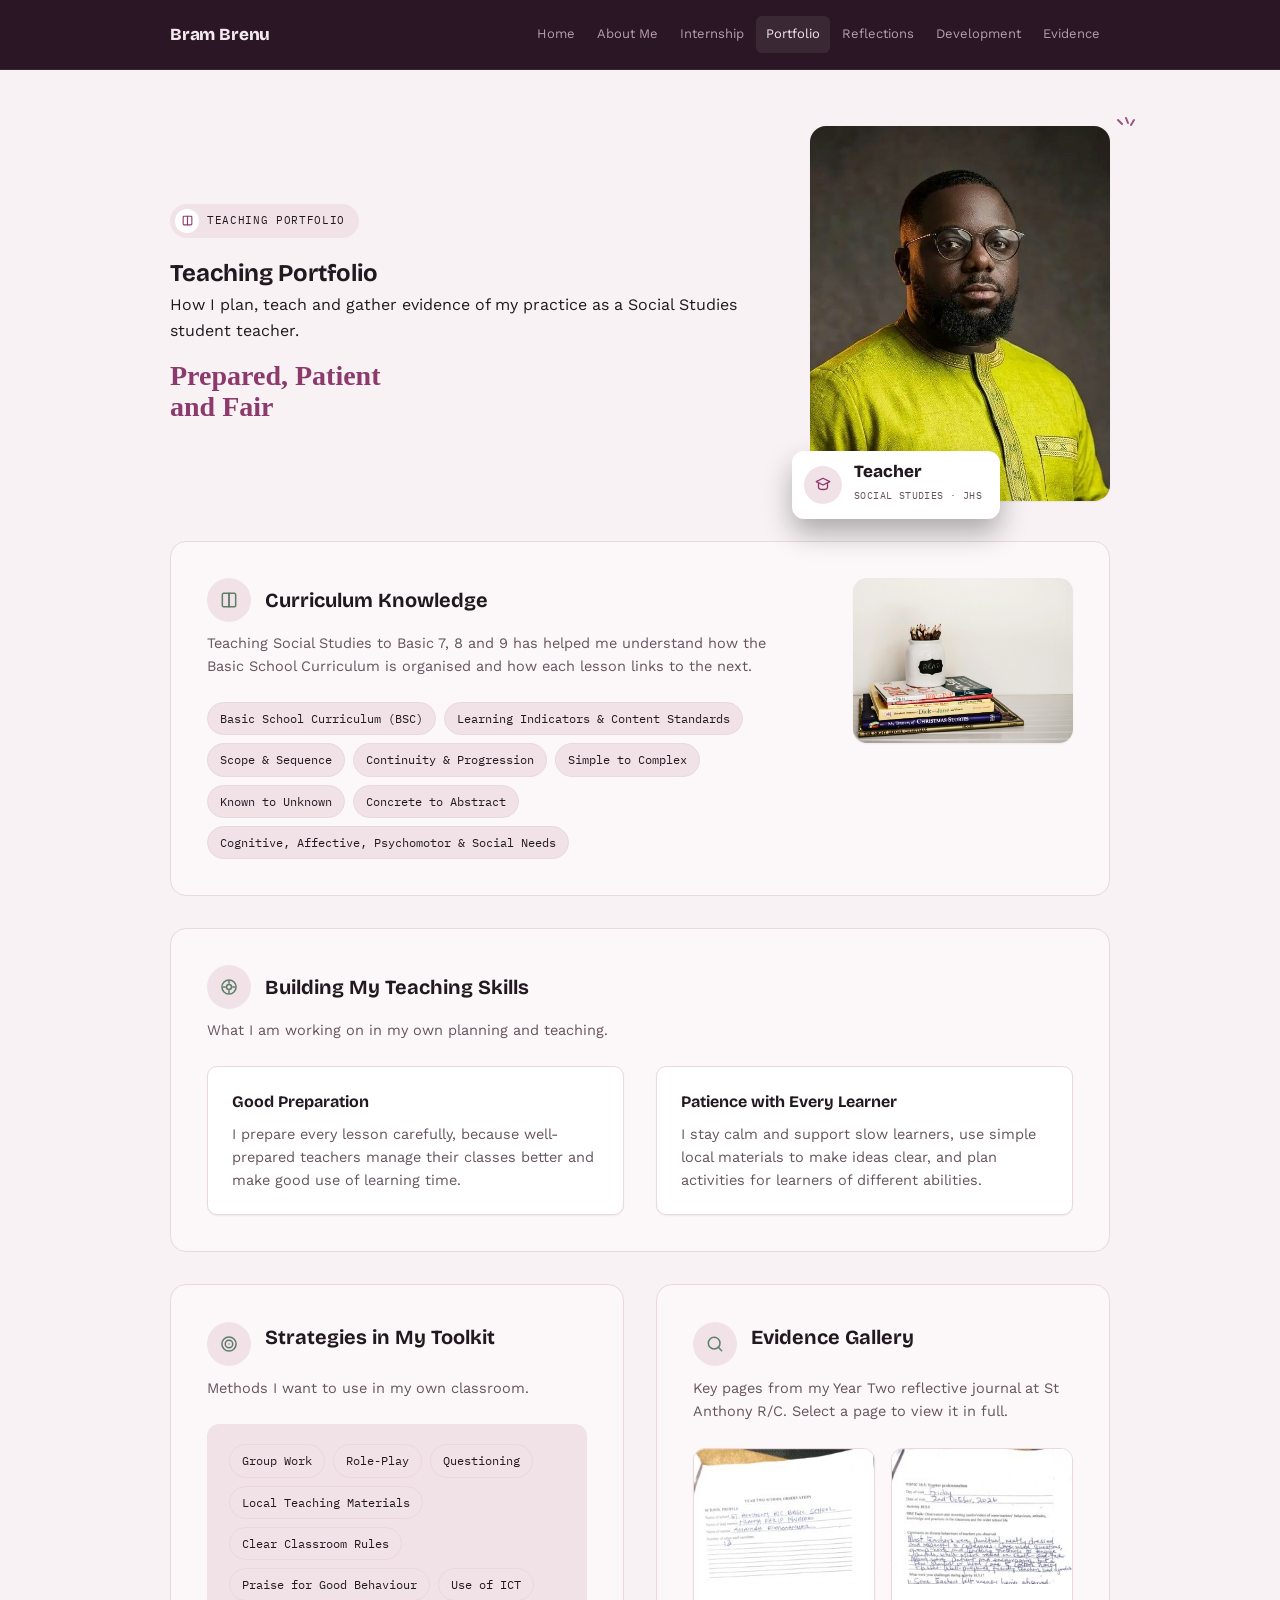
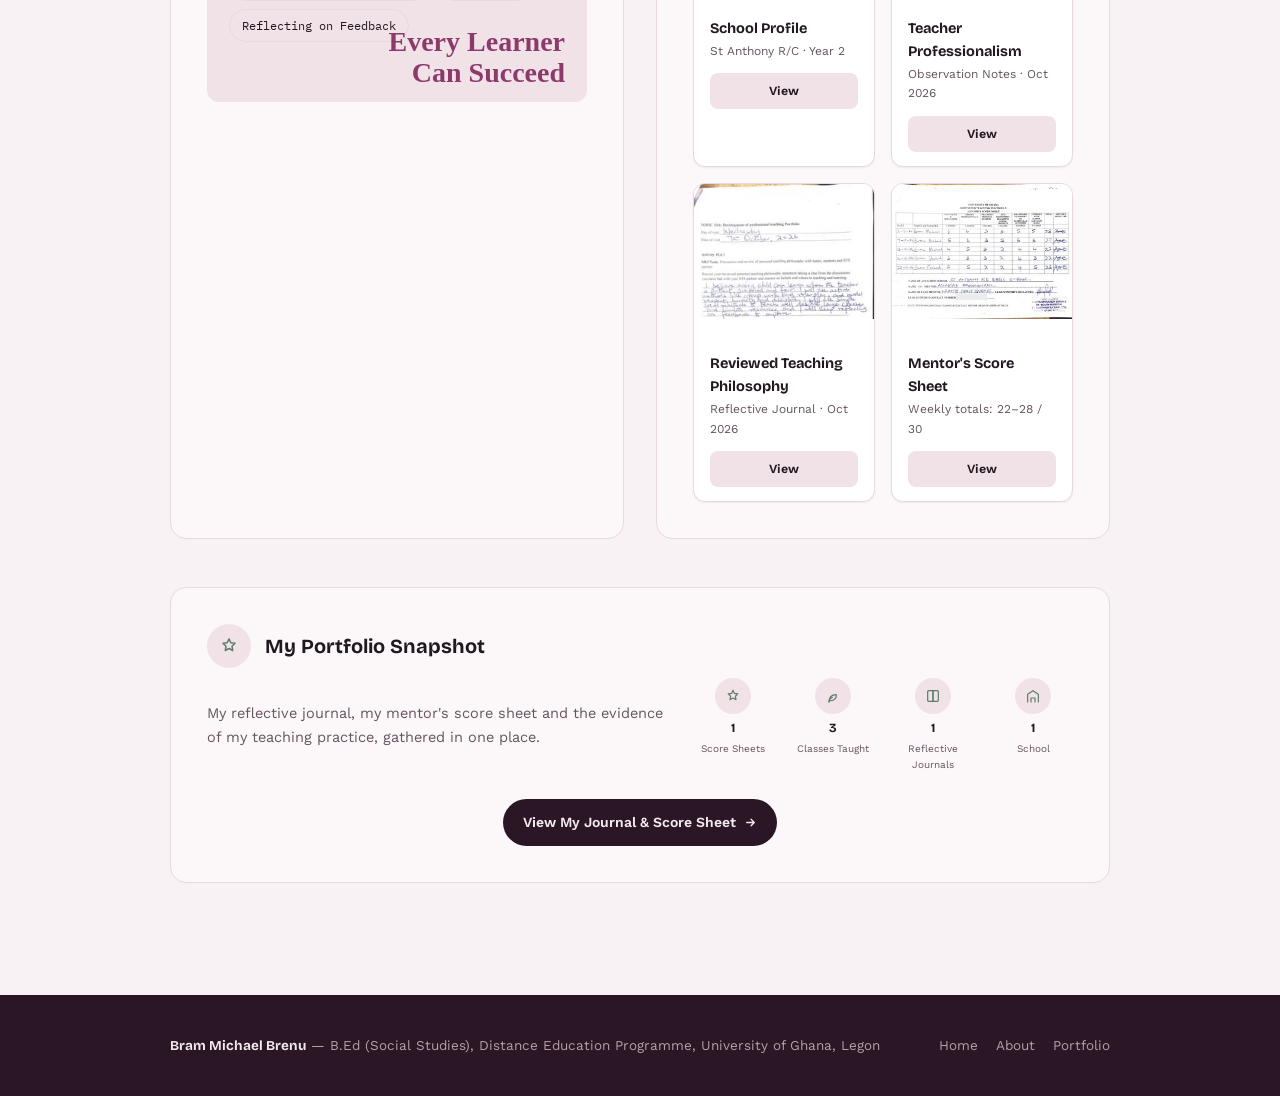
<file: site/portfolio.html>
<!doctype html>
<html lang="en">
<head>
<meta charset="UTF-8">
<meta name="viewport" content="width=device-width, initial-scale=1">
<title>Bram Michael Brenu — Teaching Portfolio</title>
<meta name="description" content="Teaching e-portfolio of Bram Michael Brenu, B.Ed (Social Studies) student-teacher at the University of Ghana, Legon.">
<link rel="stylesheet" href="https://fonts.googleapis.com/css2?family=Bricolage+Grotesque:opsz,wght@12..96,500;12..96,700;12..96,800&family=Work+Sans:wght@400;500;600;700&family=IBM+Plex+Mono:wght@500&display=swap">
<link rel="stylesheet" href="styles.css">
</head>
<body>

<header class="site">
  <div class="container nav-row">
    <a class="brand" href="index.html">Bram Brenu</a>
    <button class="nav-toggle" id="navToggle" aria-expanded="false">Menu</button>
    <nav class="links" id="navLinks">
      <a href="index.html">Home</a>
      <a href="about.html">About Me</a>
      <a href="internship.html">Internship</a>
      <a href="portfolio.html" class="active">Portfolio</a>
      <a href="reflections.html">Reflections</a>
      <a href="development.html">Development</a>
      <a href="evidence.html">Evidence</a>
    </nav>
  </div>
</header>

<main class="container">
  <div class="page">

    <div class="page-photo-hero">
      <div class="head-text">
        <div class="pill-eyebrow"><span class="pill-icon"><svg width="13" height="13" viewBox="0 0 24 24" fill="none" stroke="currentColor" stroke-width="2" stroke-linecap="round" stroke-linejoin="round"><path d="M4 5.5C4 4.7 4.7 4 5.5 4H12v16H5.5A1.5 1.5 0 0 1 4 18.5z"/><path d="M20 5.5c0-.8-.7-1.5-1.5-1.5H12v16h6.5a1.5 1.5 0 0 0 1.5-1.5z"/></svg></span>Teaching Portfolio</div>
        <h2>Teaching Portfolio</h2>
        <p>How I plan, teach and gather evidence of my practice as a Social Studies student teacher.</p>
        <div class="tagline-script">Prepared, Patient<br>and Fair</div>
      </div>
      <div class="photo-col">
        <div class="photo-ticks"><svg width="24" height="34" viewBox="0 0 24 34" fill="none" stroke="currentColor" stroke-width="2" stroke-linecap="round"><path d="M2 4l4 4"/><path d="M10 2l2 5"/><path d="M18 4l-3 5"/></svg></div>
        <img class="page-hero-photo" style="object-position:center 20%;" src="assets/portrait.jpg" alt="Portrait of Bram Michael Brenu">
        <div class="hero-badge">
          <div class="badge-icon"><svg width="18" height="18" viewBox="0 0 24 24" fill="none" stroke="currentColor" stroke-width="1.8" stroke-linecap="round" stroke-linejoin="round"><path d="M12 3l9 4.5-9 4.5-9-4.5z"/><path d="M6 10v5c0 1.5 2.7 3 6 3s6-1.5 6-3v-5"/></svg></div>
          <div><b>Teacher</b><span>Social Studies · JHS</span></div>
        </div>
      </div>
    </div>

    <div class="panel">
      <div class="panel-with-photo">
        <div class="panel-main">
          <div class="panel-head">
        <div class="focus-icon"><svg width="20" height="20" viewBox="0 0 24 24" fill="none" stroke="currentColor" stroke-width="1.8" stroke-linecap="round" stroke-linejoin="round"><path d="M4 5.5C4 4.7 4.7 4 5.5 4H12v16H5.5A1.5 1.5 0 0 1 4 18.5z"/><path d="M20 5.5c0-.8-.7-1.5-1.5-1.5H12v16h6.5a1.5 1.5 0 0 0 1.5-1.5z"/></svg></div>
        <h3>Curriculum Knowledge</h3>
      </div>
          <p class="panel-intro">Teaching Social Studies to Basic 7, 8 and 9 has helped me understand how the Basic School Curriculum is organised and how each lesson links to the next.</p>
          <div class="chip-row">
            <span class="chip">Basic School Curriculum (BSC)</span>
            <span class="chip">Learning Indicators &amp; Content Standards</span>
            <span class="chip">Scope &amp; Sequence</span>
            <span class="chip">Continuity &amp; Progression</span>
            <span class="chip">Simple to Complex</span>
            <span class="chip">Known to Unknown</span>
            <span class="chip">Concrete to Abstract</span>
            <span class="chip">Cognitive, Affective, Psychomotor &amp; Social Needs</span>
          </div>
        </div>
        <div class="panel-photo"><img src="assets/portfolio-books.jpg" alt="A stack of books beside a jar of pencils labelled Read"></div>
      </div>
    </div>

    <div class="panel">
      <div class="panel-head">
        <div class="focus-icon"><svg width="20" height="20" viewBox="0 0 24 24" fill="none" stroke="currentColor" stroke-width="1.8" stroke-linecap="round" stroke-linejoin="round"><circle cx="12" cy="12" r="8.5"/><path d="M12 7.5v-2.3M12 18.8v-2.3M7.5 12H5.2M18.8 12h-2.3"/><circle cx="12" cy="12" r="3"/></svg></div>
        <h3>Building My Teaching Skills</h3>
      </div>
      <p class="panel-intro">What I am working on in my own planning and teaching.</p>
      <div class="two-col">
        <div class="card">
          <h4>Good Preparation</h4>
          <p>I prepare every lesson carefully, because well-prepared teachers manage their classes better and make good use of learning time.</p>
        </div>
        <div class="card">
          <h4>Patience with Every Learner</h4>
          <p>I stay calm and support slow learners, use simple local materials to make ideas clear, and plan activities for learners of different abilities.</p>
        </div>
      </div>
    </div>

    <div class="two-col block">
      <div class="panel" style="margin-bottom:0;">
        <div class="panel-head">
        <div class="focus-icon"><svg width="20" height="20" viewBox="0 0 24 24" fill="none" stroke="currentColor" stroke-width="1.8" stroke-linecap="round" stroke-linejoin="round"><circle cx="12" cy="12" r="8.5"/><circle cx="12" cy="12" r="4.5"/><circle cx="12" cy="12" r=".8" fill="currentColor" stroke="none"/></svg></div>
        <h3>Strategies in My Toolkit</h3>
      </div>
        <p class="panel-intro">Methods I want to use in my own classroom.</p>
        <div class="toolkit-cloud">
          <div class="chip-row">
            <span class="chip">Group Work</span>
            <span class="chip">Role-Play</span>
            <span class="chip">Questioning</span>
            <span class="chip">Local Teaching Materials</span>
            <span class="chip">Clear Classroom Rules</span>
            <span class="chip">Praise for Good Behaviour</span>
            <span class="chip">Use of ICT</span>
            <span class="chip">Reflecting on Feedback</span>
          </div>
          <div class="tagline-script">Every Learner<br>Can Succeed</div>
        </div>
      </div>
      <div class="panel" style="margin-bottom:0;">
        <div class="panel-head">
        <div class="focus-icon"><svg width="20" height="20" viewBox="0 0 24 24" fill="none" stroke="currentColor" stroke-width="1.8" stroke-linecap="round" stroke-linejoin="round"><circle cx="11" cy="11" r="7"/><path d="M20 20l-4.3-4.3"/></svg></div>
        <h3>Evidence Gallery</h3>
      </div>
        <p class="panel-intro">Key pages from my Year Two reflective journal at St Anthony R/C. Select a page to view it in full.</p>
        <div class="evidence-grid">
          <div class="evidence-card">
            <img class="evidence-photo" style="object-position:top;" src="evidence/y2s2/t02.jpg" alt="Journal page with the St Anthony R/C school profile and enrolment">
            <div class="evidence-body">
              <h4>School Profile</h4>
              <span class="evidence-tag">St Anthony R/C · Year 2</span>
              <a class="evidence-view" href="evidence/y2s2/p02.jpg" target="_blank" rel="noopener">View</a>
            </div>
          </div>
          <div class="evidence-card">
            <img class="evidence-photo" style="object-position:top;" src="evidence/y2s2/t04.jpg" alt="Journal page with observation notes on teacher professionalism">
            <div class="evidence-body">
              <h4>Teacher Professionalism</h4>
              <span class="evidence-tag">Observation Notes · Oct 2026</span>
              <a class="evidence-view" href="evidence/y2s2/p04.jpg" target="_blank" rel="noopener">View</a>
            </div>
          </div>
          <div class="evidence-card">
            <img class="evidence-photo" style="object-position:top;" src="evidence/y2s2/t06.jpg" alt="Journal page with the reviewed teaching philosophy">
            <div class="evidence-body">
              <h4>Reviewed Teaching Philosophy</h4>
              <span class="evidence-tag">Reflective Journal · Oct 2026</span>
              <a class="evidence-view" href="evidence/y2s2/p06.jpg" target="_blank" rel="noopener">View</a>
            </div>
          </div>
          <div class="evidence-card">
            <img class="evidence-photo" style="object-position:top;" src="evidence/y2s2/t08.jpg" alt="Mentor's score sheet from St Anthony R/C">
            <div class="evidence-body">
              <h4>Mentor's Score Sheet</h4>
              <span class="evidence-tag">Weekly totals: 22–28 / 30</span>
              <a class="evidence-view" href="evidence/y2s2/p08.jpg" target="_blank" rel="noopener">View</a>
            </div>
          </div>
        </div>
      </div>
    </div>

    <div class="panel">
      <div class="panel-head">
        <div class="focus-icon"><svg width="20" height="20" viewBox="0 0 24 24" fill="none" stroke="currentColor" stroke-width="1.8" stroke-linecap="round" stroke-linejoin="round"><path d="M12 3.5l2.2 4.6 5 .7-3.6 3.6.9 5-4.5-2.4-4.5 2.4.9-5-3.6-3.6 5-.7z"/></svg></div>
        <h3>My Portfolio Snapshot</h3>
      </div>
      <div style="display:flex;flex-wrap:wrap;gap:28px;align-items:center;justify-content:space-between;">
        <p class="panel-intro" style="margin-bottom:0;flex:1;min-width:240px;">My reflective journal, my mentor's score sheet and the evidence of my teaching practice, gathered in one place.</p>
        <div class="mini-stats">
          <div class="mini-stat">
            <div class="focus-icon"><svg width="16" height="16" viewBox="0 0 24 24" fill="none" stroke="currentColor" stroke-width="1.8" stroke-linecap="round" stroke-linejoin="round"><path d="M12 3.5l2.2 4.6 5 .7-3.6 3.6.9 5-4.5-2.4-4.5 2.4.9-5-3.6-3.6 5-.7z"/></svg></div>
            <b>1</b><span>Score Sheets</span>
          </div>
          <div class="mini-stat">
            <div class="focus-icon"><svg width="16" height="16" viewBox="0 0 24 24" fill="none" stroke="currentColor" stroke-width="1.8" stroke-linecap="round" stroke-linejoin="round"><path d="M6 21c0-7 4-11 11-11 0 6-3 9-9 9"/><path d="M6 21c0-4 2-6 5-7"/></svg></div>
            <b>3</b><span>Classes Taught</span>
          </div>
          <div class="mini-stat">
            <div class="focus-icon"><svg width="16" height="16" viewBox="0 0 24 24" fill="none" stroke="currentColor" stroke-width="1.8" stroke-linecap="round" stroke-linejoin="round"><path d="M4 5.5C4 4.7 4.7 4 5.5 4H12v16H5.5A1.5 1.5 0 0 1 4 18.5z"/><path d="M20 5.5c0-.8-.7-1.5-1.5-1.5H12v16h6.5a1.5 1.5 0 0 0 1.5-1.5z"/></svg></div>
            <b>1</b><span>Reflective Journals</span>
          </div>
          <div class="mini-stat">
            <div class="focus-icon"><svg width="16" height="16" viewBox="0 0 24 24" fill="none" stroke="currentColor" stroke-width="1.8" stroke-linecap="round" stroke-linejoin="round"><path d="M4 21V9.5L12 4l8 5.5V21"/><path d="M9 21v-6h6v6"/></svg></div>
            <b>1</b><span>School</span>
          </div>
        </div>
      </div>
      <div style="text-align:center;margin-top:26px;">
        <a class="btn-dark" href="evidence.html">View My Journal &amp; Score Sheet <svg width="13" height="13" viewBox="0 0 24 24" fill="none" stroke="currentColor" stroke-width="2.4" stroke-linecap="round" stroke-linejoin="round"><path d="M5 12h13M13 6l6 6-6 6"/></svg></a>
      </div>
    </div>
  </div>
</main>

<footer class="site">
  <div class="container">
    <div><strong>Bram Michael Brenu</strong> — B.Ed (Social Studies), Distance Education Programme, University of Ghana, Legon</div>
    <div class="foot-links">
      <a href="index.html">Home</a>
      <a href="about.html">About</a>
      <a href="portfolio.html">Portfolio</a>
    </div>
  </div>
</footer>

<script>
(function(){
  var navToggle = document.getElementById("navToggle");
  var navEl = document.getElementById("navLinks");
  navToggle.addEventListener("click", function(){
    var open = navEl.classList.toggle("open");
    navToggle.setAttribute("aria-expanded", open ? "true" : "false");
  });
})();
</script>
</body>
</html>
</file>
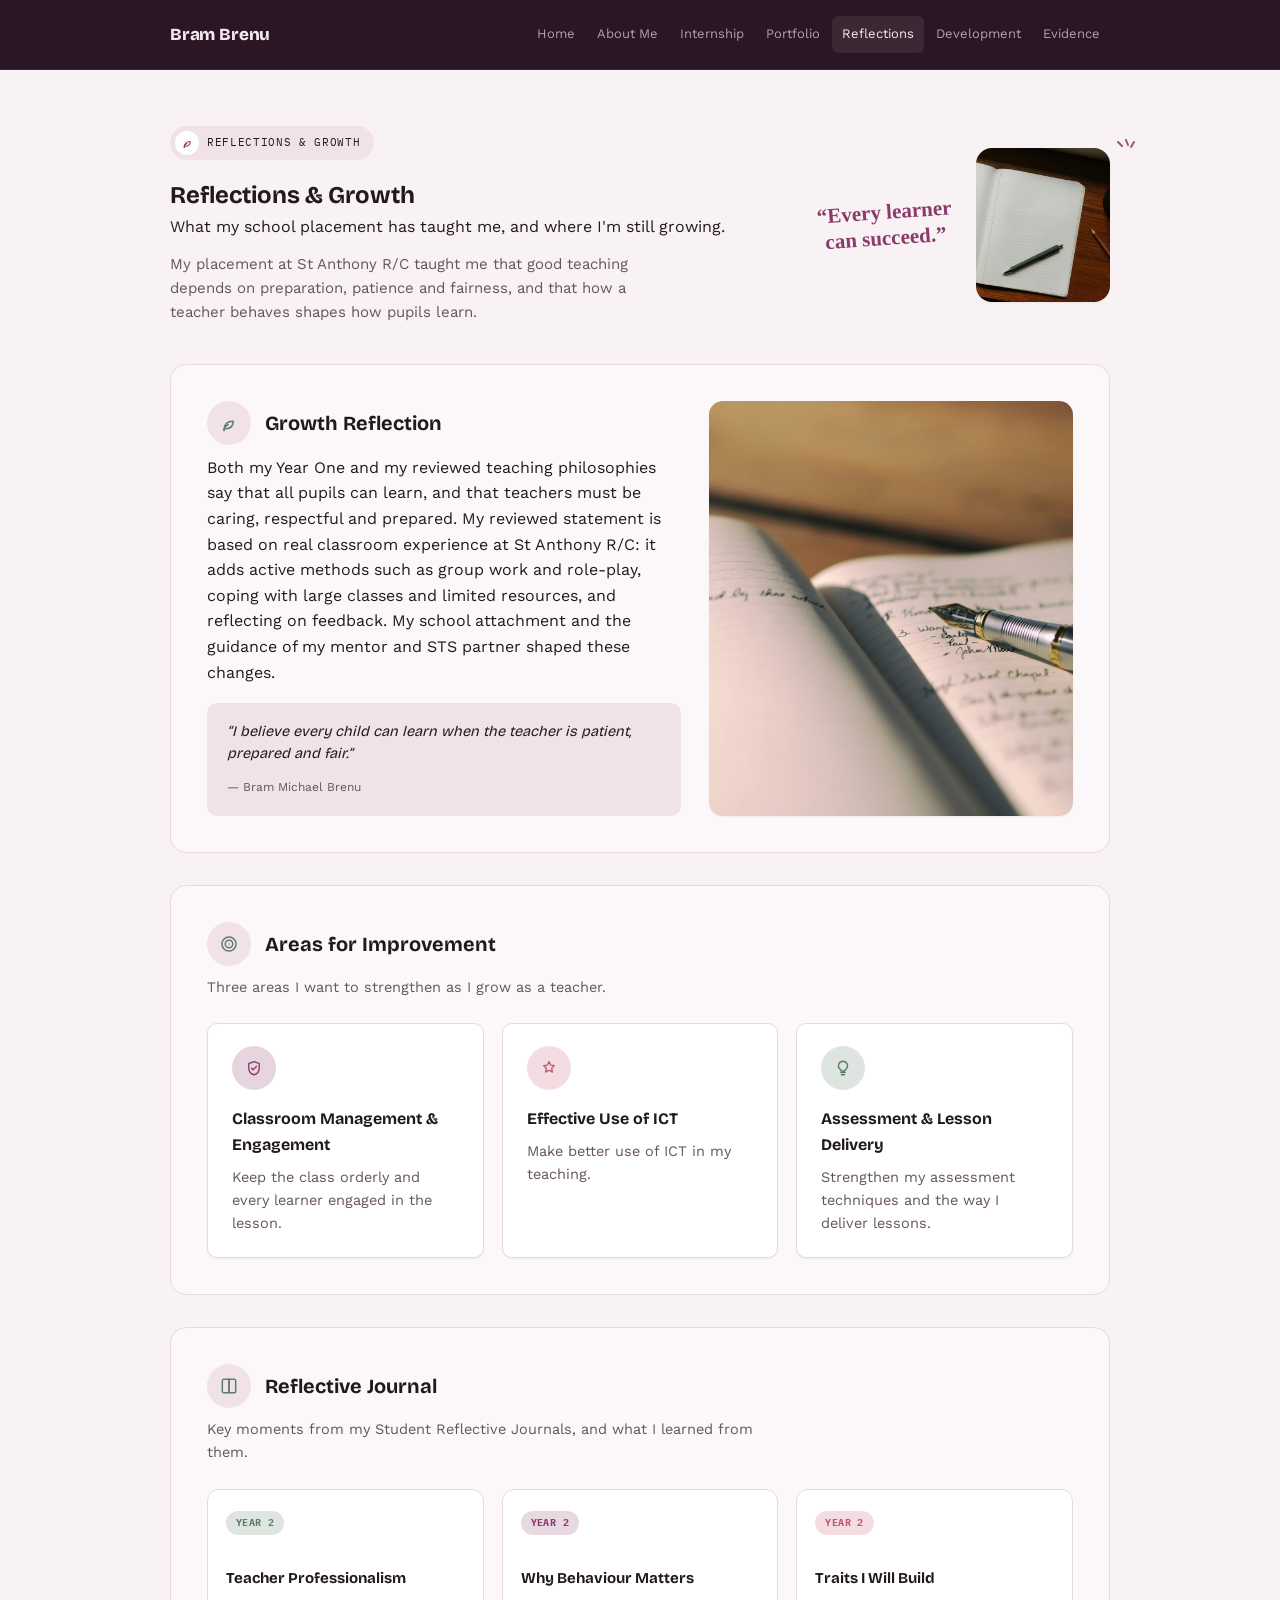
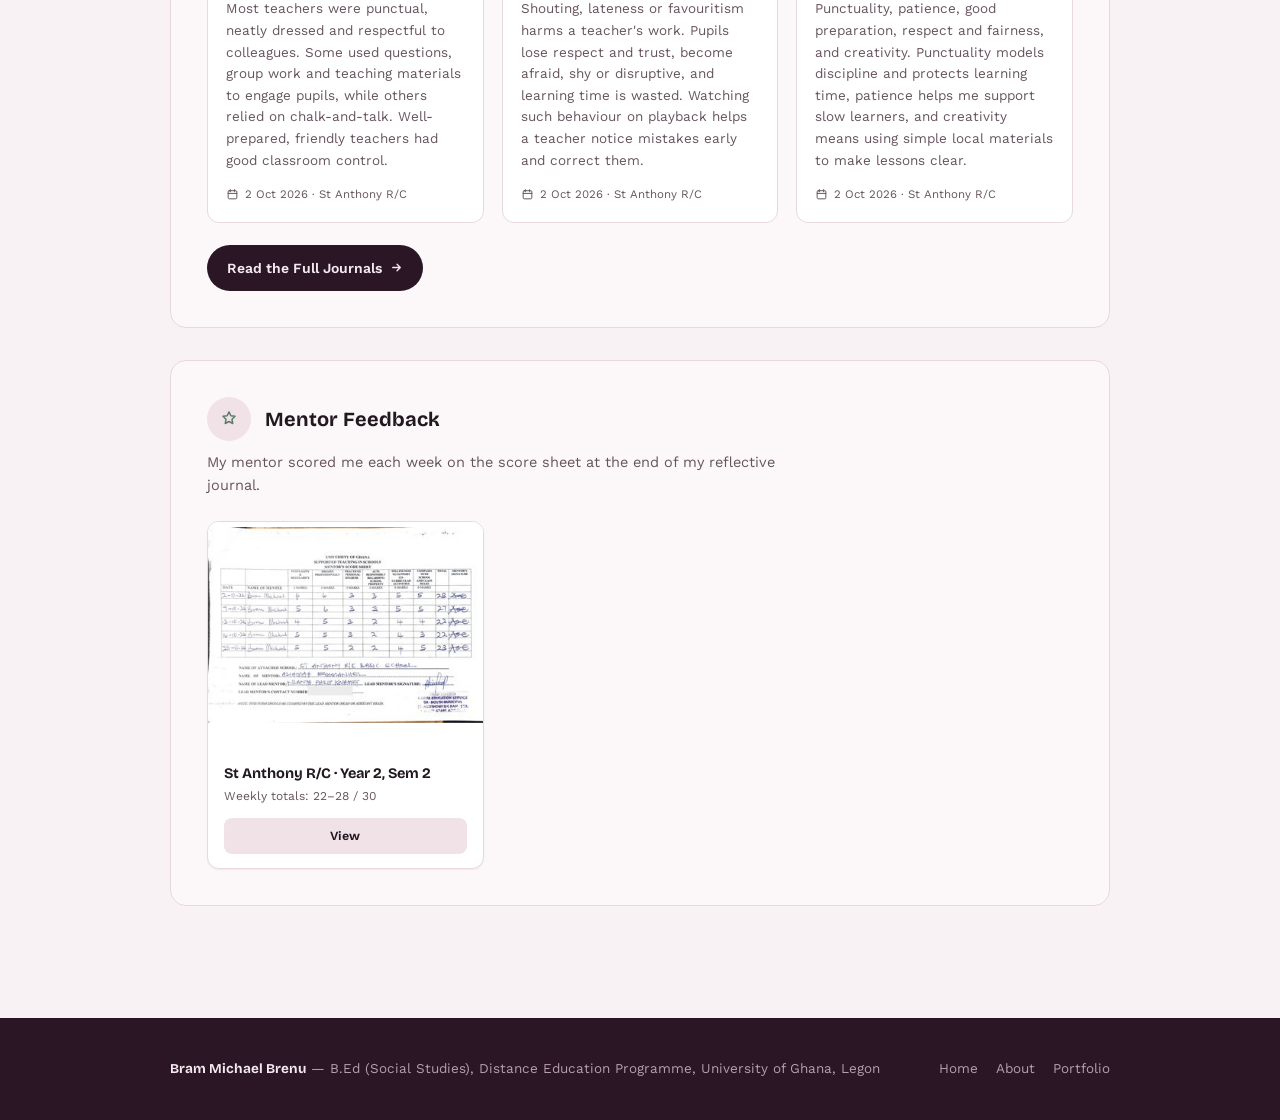
<file: site/reflections.html>
<!doctype html>
<html lang="en">
<head>
<meta charset="UTF-8">
<meta name="viewport" content="width=device-width, initial-scale=1">
<title>Bram Michael Brenu — Reflections &amp; Growth</title>
<meta name="description" content="Teaching e-portfolio of Bram Michael Brenu, B.Ed (Social Studies) student-teacher at the University of Ghana, Legon.">
<link rel="stylesheet" href="https://fonts.googleapis.com/css2?family=Bricolage+Grotesque:opsz,wght@12..96,500;12..96,700;12..96,800&family=Work+Sans:wght@400;500;600;700&family=IBM+Plex+Mono:wght@500&display=swap">
<link rel="stylesheet" href="styles.css">
</head>
<body>

<header class="site">
  <div class="container nav-row">
    <a class="brand" href="index.html">Bram Brenu</a>
    <button class="nav-toggle" id="navToggle" aria-expanded="false">Menu</button>
    <nav class="links" id="navLinks">
      <a href="index.html">Home</a>
      <a href="about.html">About Me</a>
      <a href="internship.html">Internship</a>
      <a href="portfolio.html">Portfolio</a>
      <a href="reflections.html" class="active">Reflections</a>
      <a href="development.html">Development</a>
      <a href="evidence.html">Evidence</a>
    </nav>
  </div>
</header>

<main class="container">
  <div class="page">

    <div class="page-photo-hero">
      <div class="head-text">
        <div class="pill-eyebrow"><span class="pill-icon"><svg width="13" height="13" viewBox="0 0 24 24" fill="none" stroke="currentColor" stroke-width="2" stroke-linecap="round" stroke-linejoin="round"><path d="M6 21c0-7 4-11 11-11 0 6-3 9-9 9"/><path d="M6 21c0-4 2-6 5-7"/></svg></span>Reflections &amp; Growth</div>
        <h2>Reflections &amp; Growth</h2>
        <p>What my school placement has taught me, and where I'm still growing.</p>
        <p style="color:var(--ink-muted);font-size:15px;max-width:56ch;margin-top:12px;">My placement at St Anthony R/C taught me that good teaching depends on preparation, patience and fairness, and that how a teacher behaves shapes how pupils learn.</p>
      </div>
      <div class="reflect-hero-side">
        <div class="reflect-quote">&ldquo;Every learner can succeed.&rdquo;</div>
        <div class="photo-col" style="max-width:160px;">
          <div class="photo-ticks"><svg width="24" height="34" viewBox="0 0 24 34" fill="none" stroke="currentColor" stroke-width="2" stroke-linecap="round"><path d="M2 4l4 4"/><path d="M10 2l2 5"/><path d="M18 4l-3 5"/></svg></div>
          <img class="page-hero-photo" style="aspect-ratio:4/4.6;object-position:center 45%;" src="assets/notebook.jpg" alt="An open notebook with pencils on a desk">
        </div>
      </div>
    </div>

    <div class="panel">
      <div class="growth-split">
        <div>
          <div class="panel-head">
        <div class="focus-icon"><svg width="20" height="20" viewBox="0 0 24 24" fill="none" stroke="currentColor" stroke-width="1.8" stroke-linecap="round" stroke-linejoin="round"><path d="M6 21c0-7 4-11 11-11 0 6-3 9-9 9"/><path d="M6 21c0-4 2-6 5-7"/></svg></div>
        <h3>Growth Reflection</h3>
      </div>
          <p class="body-text">Both my Year One and my reviewed teaching philosophies say that all pupils can learn, and that teachers must be caring, respectful and prepared. My reviewed statement is based on real classroom experience at St Anthony R/C: it adds active methods such as group work and role-play, coping with large classes and limited resources, and reflecting on feedback. My school attachment and the guidance of my mentor and STS partner shaped these changes.</p>
          <div class="quote-box">
            <p>&ldquo;I believe every child can learn when the teacher is patient, prepared and fair.&rdquo;</p>
            <span>— Bram Michael Brenu</span>
          </div>
        </div>
        <img class="growth-photo" src="assets/reflection-journal.jpg" alt="A fountain pen writing in an open journal">
      </div>
    </div>

    <div class="panel">
      <div class="panel-head">
        <div class="focus-icon"><svg width="20" height="20" viewBox="0 0 24 24" fill="none" stroke="currentColor" stroke-width="1.8" stroke-linecap="round" stroke-linejoin="round"><circle cx="12" cy="12" r="8.5"/><circle cx="12" cy="12" r="4.5"/><circle cx="12" cy="12" r=".8" fill="currentColor" stroke="none"/></svg></div>
        <h3>Areas for Improvement</h3>
      </div>
      <p class="panel-intro">Three areas I want to strengthen as I grow as a teacher.</p>
      <div class="grid-cards">
        <div class="card">
          <div class="focus-icon icon-pastel-2"><svg width="18" height="18" viewBox="0 0 24 24" fill="none" stroke="currentColor" stroke-width="1.8" stroke-linecap="round" stroke-linejoin="round"><path d="M12 3.5l7 2.8v5.2c0 5-3 8.3-7 9.5-4-1.2-7-4.5-7-9.5V6.3z"/><path d="M8.8 12.2l2.1 2.1 4.3-4.3"/></svg></div>
          <h4>Classroom Management &amp; Engagement</h4>
          <p>Keep the class orderly and every learner engaged in the lesson.</p>
        </div>
        <div class="card">
          <div class="focus-icon icon-pastel-3"><svg width="18" height="18" viewBox="0 0 24 24" fill="none" stroke="currentColor" stroke-width="1.8" stroke-linecap="round" stroke-linejoin="round"><path d="M12 3.5l2.2 4.6 5 .7-3.6 3.6.9 5-4.5-2.4-4.5 2.4.9-5-3.6-3.6 5-.7z"/></svg></div>
          <h4>Effective Use of ICT</h4>
          <p>Make better use of ICT in my teaching.</p>
        </div>
        <div class="card">
          <div class="focus-icon icon-pastel-1"><svg width="18" height="18" viewBox="0 0 24 24" fill="none" stroke="currentColor" stroke-width="1.8" stroke-linecap="round" stroke-linejoin="round"><path d="M9 18h6M10 21h4"/><path d="M12 3a6 6 0 0 0-3.5 10.9c.5.4.8 1 .8 1.6v.5h5.4v-.5c0-.6.3-1.2.8-1.6A6 6 0 0 0 12 3z"/></svg></div>
          <h4>Assessment &amp; Lesson Delivery</h4>
          <p>Strengthen my assessment techniques and the way I deliver lessons.</p>
        </div>
      </div>
    </div>

    <div class="panel">
      <div class="panel-head">
        <div class="focus-icon"><svg width="20" height="20" viewBox="0 0 24 24" fill="none" stroke="currentColor" stroke-width="1.8" stroke-linecap="round" stroke-linejoin="round"><path d="M4 5.5C4 4.7 4.7 4 5.5 4H12v16H5.5A1.5 1.5 0 0 1 4 18.5z"/><path d="M20 5.5c0-.8-.7-1.5-1.5-1.5H12v16h6.5a1.5 1.5 0 0 0 1.5-1.5z"/></svg></div>
        <h3>Reflective Journal</h3>
      </div>
      <p class="panel-intro">Key moments from my Student Reflective Journals, and what I learned from them.</p>
      <div class="grid-cards">
        <div class="journal-card">
          <span class="week-badge" style="background:color-mix(in srgb, var(--green) 20%, var(--surface));color:var(--green);">Year 2</span>
          <h4>Teacher Professionalism</h4>
          <p>Most teachers were punctual, neatly dressed and respectful to colleagues. Some used questions, group work and teaching materials to engage pupils, while others relied on chalk-and-talk. Well-prepared, friendly teachers had good classroom control.</p>
          <div class="journal-date"><svg width="13" height="13" viewBox="0 0 24 24" fill="none" stroke="currentColor" stroke-width="1.8" stroke-linecap="round" stroke-linejoin="round"><rect x="4" y="5" width="16" height="15" rx="2"/><path d="M4 10h16M8 3v4M16 3v4"/></svg>2 Oct 2026 · St Anthony R/C</div>
        </div>
        <div class="journal-card">
          <span class="week-badge" style="background:color-mix(in srgb, var(--gold) 20%, var(--surface));color:var(--gold);">Year 2</span>
          <h4>Why Behaviour Matters</h4>
          <p>Shouting, lateness or favouritism harms a teacher's work. Pupils lose respect and trust, become afraid, shy or disruptive, and learning time is wasted. Watching such behaviour on playback helps a teacher notice mistakes early and correct them.</p>
          <div class="journal-date"><svg width="13" height="13" viewBox="0 0 24 24" fill="none" stroke="currentColor" stroke-width="1.8" stroke-linecap="round" stroke-linejoin="round"><rect x="4" y="5" width="16" height="15" rx="2"/><path d="M4 10h16M8 3v4M16 3v4"/></svg>2 Oct 2026 · St Anthony R/C</div>
        </div>
        <div class="journal-card">
          <span class="week-badge" style="background:color-mix(in srgb, var(--maroon) 20%, var(--surface));color:var(--maroon);">Year 2</span>
          <h4>Traits I Will Build</h4>
          <p>Punctuality, patience, good preparation, respect and fairness, and creativity. Punctuality models discipline and protects learning time, patience helps me support slow learners, and creativity means using simple local materials to make lessons clear.</p>
          <div class="journal-date"><svg width="13" height="13" viewBox="0 0 24 24" fill="none" stroke="currentColor" stroke-width="1.8" stroke-linecap="round" stroke-linejoin="round"><rect x="4" y="5" width="16" height="15" rx="2"/><path d="M4 10h16M8 3v4M16 3v4"/></svg>2 Oct 2026 · St Anthony R/C</div>
        </div>
      </div>
      <div style="margin-top:22px;">
        <a class="btn-dark" href="evidence.html">Read the Full Journals <svg width="13" height="13" viewBox="0 0 24 24" fill="none" stroke="currentColor" stroke-width="2.4" stroke-linecap="round" stroke-linejoin="round"><path d="M5 12h13M13 6l6 6-6 6"/></svg></a>
      </div>
    </div>

    <div class="panel">
      <div class="panel-head">
        <div class="focus-icon"><svg width="20" height="20" viewBox="0 0 24 24" fill="none" stroke="currentColor" stroke-width="1.8" stroke-linecap="round" stroke-linejoin="round"><path d="M12 3.5l2.2 4.6 5 .7-3.6 3.6.9 5-4.5-2.4-4.5 2.4.9-5-3.6-3.6 5-.7z"/></svg></div>
        <h3>Mentor Feedback</h3>
      </div>
      <p class="panel-intro">My mentor scored me each week on the score sheet at the end of my reflective journal.</p>
      <div class="grid-cards">
        <div class="evidence-card">
            <img class="evidence-photo is-sheet" src="evidence/y2s2/t08.jpg" alt="Mentor's score sheet, St Anthony R/C · Year 2, Sem 2">
            <div class="evidence-body">
              <h4>St Anthony R/C · Year 2, Sem 2</h4>
              <span class="evidence-tag">Weekly totals: 22–28 / 30</span>
              <a class="evidence-view" href="evidence/y2s2/p08.jpg" target="_blank" rel="noopener">View</a>
            </div>
          </div>
      </div>
    </div>
  </div>
</main>

<footer class="site">
  <div class="container">
    <div><strong>Bram Michael Brenu</strong> — B.Ed (Social Studies), Distance Education Programme, University of Ghana, Legon</div>
    <div class="foot-links">
      <a href="index.html">Home</a>
      <a href="about.html">About</a>
      <a href="portfolio.html">Portfolio</a>
    </div>
  </div>
</footer>

<script>
(function(){
  var navToggle = document.getElementById("navToggle");
  var navEl = document.getElementById("navLinks");
  navToggle.addEventListener("click", function(){
    var open = navEl.classList.toggle("open");
    navToggle.setAttribute("aria-expanded", open ? "true" : "false");
  });
})();
</script>
</body>
</html>
</file>
<file: site/styles.css>
:root{
  --bg:#F8F2F4;
  --surface:#FFFFFF;
  --surface-2:#FCF8F9;
  --ink:#221920;
  --ink-muted:#66545F;
  --border:#E9D8DE;
  --gold:#8C3A6C;
  --green:#5C7E68;
  --maroon:#C2566F;
  --header-bg:#2A1624;
  --header-text:#F4E9EF;
  --header-text-muted:#B79EAD;
  --chip-bg:#F1E2E8;
  --shadow: 0 1px 2px rgba(20,18,10,.06);
  --font-display: "Bricolage Grotesque", system-ui, sans-serif;
  --font-body: "Work Sans", system-ui, sans-serif;
  --font-mono: "IBM Plex Mono", monospace;
}
@media (prefers-color-scheme: dark){
  :root:not([data-theme="light"]){
    --bg:#170F14;
    --surface:#21161D;
    --surface-2:#271A22;
    --ink:#F4E9EF;
    --ink-muted:#B9A3AF;
    --border:#3B2934;
    --gold:#D58AB6;
    --green:#93BCA0;
    --maroon:#EA8FA3;
    --header-bg:#10090E;
    --header-text:#F4E9EF;
    --header-text-muted:#A88E9D;
    --chip-bg:#2F1F29;
    --shadow: 0 1px 2px rgba(0,0,0,.4);
  }
}
:root[data-theme="dark"]{
  --bg:#170F14;
  --surface:#21161D;
  --surface-2:#271A22;
  --ink:#F4E9EF;
  --ink-muted:#B9A3AF;
  --border:#3B2934;
  --gold:#D58AB6;
  --green:#93BCA0;
  --maroon:#EA8FA3;
  --header-bg:#10090E;
  --header-text:#F4E9EF;
  --header-text-muted:#A88E9D;
  --chip-bg:#2F1F29;
  --shadow: 0 1px 2px rgba(0,0,0,.4);
}
*{box-sizing:border-box;}
html{scroll-behavior:smooth;}
body{
  margin:0;
  background:var(--bg);
  color:var(--ink);
  font-family:var(--font-body);
  line-height:1.6;
}
img{max-width:100%;}
a{color:inherit;}
[hidden]{display:none!important;}
.container{max-width:980px;margin:0 auto;padding-inline:20px;}
h1,h2,h3{font-family:var(--font-display);font-weight:700;text-wrap:balance;margin:0;}
p{margin:0;}
.eyebrow{
  font-family:var(--font-mono);
  font-size:11px;
  letter-spacing:.08em;
  text-transform:uppercase;
}

/* header */
header.site{
  background:var(--header-bg);
  color:var(--header-text);
  position:sticky;
  top:0;
  z-index:20;
  border-bottom:1px solid rgba(255,255,255,.08);
}
.nav-row{
  display:flex;
  align-items:center;
  justify-content:space-between;
  padding-block:16px;
  gap:16px;
}
.brand{
  font-family:var(--font-display);
  font-weight:800;
  font-size:17px;
  letter-spacing:-.01em;
  text-decoration:none;
  color:var(--header-text);
  white-space:nowrap;
}
nav.links{display:flex;gap:2px;flex-wrap:nowrap;}
nav.links a{
  font-size:13px;
  text-decoration:none;
  color:var(--header-text-muted);
  padding:8px 10px;
  border-radius:6px;
  white-space:nowrap;
  transition:color .15s, background .15s;
}
nav.links a:hover{color:var(--header-text);}
nav.links a.active{color:var(--header-text);background:rgba(255,255,255,.08);}
.nav-toggle{
  display:none;
  background:none;
  border:1px solid rgba(255,255,255,.2);
  color:var(--header-text);
  border-radius:6px;
  padding:8px 10px;
  font-size:13px;
  font-family:var(--font-mono);
}
@media (max-width:900px){
  nav.links{
    display:none;
    width:100%;
    flex-direction:column;
    flex-wrap:wrap;
    gap:2px;
    padding-bottom:14px;
  }
  nav.links a{white-space:normal;}
  nav.links.open{display:flex;}
  .nav-toggle{display:block;}
  .nav-row{flex-wrap:wrap;}
}

/* hero */
.hero{
  background:var(--header-bg);
  color:var(--header-text);
  padding-block:clamp(48px,8vw,88px) clamp(56px,9vw,96px);
  overflow:clip;
}
.hero-grid{
  display:grid;
  grid-template-columns:1.15fr auto;
  gap:clamp(32px,6vw,64px);
  align-items:center;
}
@media (max-width:700px){.hero-grid{grid-template-columns:1fr;}.hero-photo-wrap{order:-1;margin-inline:auto;}}
.hero-photo-wrap{
  position:relative;
  width:min(300px,72vw);
  flex-shrink:0;
}
.hero-photo-wrap::before{
  content:"";
  position:absolute;
  inset:10px -10px -10px 10px;
  background:color-mix(in srgb, var(--gold) 25%, transparent);
  border-radius:18px;
  z-index:0;
}
.hero-photo{
  position:relative;
  z-index:1;
  display:block;
  width:100%;
  aspect-ratio:4/5;
  object-fit:cover;
  object-position:top center;
  border-radius:16px;
  box-shadow:0 24px 48px rgba(0,0,0,.4);
}
.hero-badge{
  position:absolute;
  z-index:2;
  left:-18px;
  bottom:-18px;
  display:flex;
  align-items:center;
  gap:12px;
  background:var(--surface);
  color:var(--ink);
  padding:12px 18px 12px 12px;
  border-radius:12px;
  box-shadow:0 14px 28px rgba(0,0,0,.3);
  max-width:210px;
}
.hero-badge .badge-icon{
  width:38px;height:38px;border-radius:50%;flex-shrink:0;
  background:var(--chip-bg);color:var(--gold);
  display:flex;align-items:center;justify-content:center;
}
.hero-badge b{display:block;font-family:var(--font-display);font-size:17px;font-weight:800;line-height:1.1;}
.hero-badge span{font-size:10px;font-family:var(--font-mono);text-transform:uppercase;letter-spacing:.04em;color:var(--ink-muted);}
.hero .eyebrow{color:#E8A3C4;margin-bottom:10px;display:block;}
.hero h1{font-size:clamp(32px,5.5vw,52px);line-height:1.05;margin-bottom:10px;}
.hero .role{font-size:15px;color:var(--header-text-muted);margin-bottom:20px;}
.hero .pitch{max-width:56ch;font-size:15px;color:#DCCAD3;margin-bottom:24px;}
.divider-rule{height:2px;width:56px;background:#E8A3C4;margin-bottom:24px;}
.stat-row{display:flex;gap:28px;flex-wrap:wrap;}
.stat b{display:block;font-family:var(--font-display);font-size:24px;font-weight:800;}
.stat span{font-size:11px;color:var(--header-text-muted);text-transform:uppercase;letter-spacing:.05em;}
.accentbar{display:flex;height:5px;margin-top:32px;border-radius:3px;overflow:hidden;max-width:280px;}
.accentbar div{flex:1;}

/* page body */
main{padding-block:56px 80px;}
.page-head{margin-bottom:40px;max-width:70ch;}
.page-head .eyebrow{color:var(--gold);margin-bottom:10px;display:block;}
.page-head h2{font-size:clamp(26px,4vw,34px);margin-bottom:12px;}
.page-head p{color:var(--ink-muted);font-size:15.5px;}

.block{margin-bottom:48px;}
.block h3{font-size:19px;margin-bottom:14px;}
.block .body-text{max-width:68ch;color:var(--ink);font-size:15.5px;}
.block .body-text + .body-text{margin-top:14px;}
.pull{
  border-left:3px solid var(--gold);
  padding:2px 0 2px 20px;
  margin:20px 0;
  max-width:60ch;
  font-family:var(--font-display);
  font-weight:500;
  font-size:19px;
  line-height:1.45;
  color:var(--ink);
}

.two-col{display:grid;grid-template-columns:1fr 1fr;gap:32px;}
@media (max-width:700px){.two-col{grid-template-columns:1fr;}}
.card{
  background:var(--surface);
  border:1px solid var(--border);
  border-radius:10px;
  padding:22px 24px;
  box-shadow:var(--shadow);
}
.card h4{font-family:var(--font-display);font-size:16px;margin:0 0 8px;font-weight:700;}
.card p{font-size:14.5px;color:var(--ink-muted);}

ul.plain{margin:0;padding:0;list-style:none;display:flex;flex-direction:column;gap:10px;}
ul.plain li{
  font-size:15px;
  padding-left:20px;
  position:relative;
}
ul.plain li::before{
  content:"";
  position:absolute;left:0;top:9px;
  width:6px;height:6px;border-radius:50%;
  background:var(--green);
}

.chip-row{display:flex;flex-wrap:wrap;gap:8px;}
.chip{
  font-family:var(--font-mono);
  font-size:12px;
  background:var(--chip-bg);
  border:1px solid var(--border);
  padding:6px 12px;
  border-radius:20px;
  color:var(--ink);
}

.grid-cards{display:grid;grid-template-columns:repeat(auto-fill,minmax(220px,1fr));gap:18px;}

.focus-grid{display:grid;grid-template-columns:repeat(auto-fit,minmax(200px,1fr));gap:20px;}
.focus-card{padding:4px 2px;}
.focus-icon{
  width:44px;height:44px;
  border-radius:50%;
  background:var(--chip-bg);
  display:flex;align-items:center;justify-content:center;
  margin-bottom:16px;
  color:var(--green);
}
.focus-card h4{font-family:var(--font-display);font-size:15.5px;margin-bottom:6px;}
.focus-card p{font-size:14px;color:var(--ink-muted);}

/* home redesign */
.home-page{--ink-muted:#66545F;}
@media (prefers-color-scheme: dark){:root:not([data-theme="light"]) .home-page{--ink-muted:#B9A3AF;}}
:root[data-theme="dark"] .home-page{--ink-muted:#B9A3AF;}
.pill-eyebrow{
  display:inline-flex;align-items:center;gap:8px;
  background:var(--chip-bg);
  border-radius:20px;
  padding:5px 14px 5px 5px;
  font-family:var(--font-mono);
  font-size:11px;letter-spacing:.06em;text-transform:uppercase;
  color:var(--ink);
  margin-bottom:16px;
}
.pill-eyebrow .pill-icon{
  width:24px;height:24px;border-radius:50%;
  background:var(--surface);
  display:flex;align-items:center;justify-content:center;
  color:var(--gold);
}
.panel{
  background:var(--surface-2);
  border:1px solid var(--border);
  border-radius:16px;
  padding:clamp(24px,4vw,36px);
  margin-bottom:32px;
}
.panel-head{display:flex;align-items:center;gap:14px;margin-bottom:10px;}
.panel-head .focus-icon{margin-bottom:0;flex-shrink:0;}
.panel-head h3{font-size:20px;}
.panel-intro{color:var(--ink-muted);font-size:14.5px;max-width:64ch;margin-bottom:24px;}
.testimonial{display:flex;gap:14px;align-items:flex-start;}
.testimonial .quote-mark{font-family:var(--font-display);font-size:42px;color:var(--gold);line-height:.6;flex-shrink:0;margin-top:10px;}
.testimonial blockquote{margin:0;font-family:var(--font-display);font-style:italic;font-size:16px;line-height:1.5;color:var(--ink);}
.testimonial cite{display:block;margin-top:10px;font-style:normal;font-size:12.5px;color:var(--ink-muted);}
.about-teaser-grid{display:grid;grid-template-columns:1.3fr 1fr;gap:40px;align-items:start;}
@media (max-width:760px){.about-teaser-grid{grid-template-columns:1fr;}}
.link-grid{display:grid;grid-template-columns:1fr 1fr;gap:16px;}
@media (max-width:700px){.link-grid{grid-template-columns:1fr;}}
.link-card{
  display:flex;align-items:flex-start;gap:14px;
  background:var(--surface);border:1px solid var(--border);border-radius:12px;
  padding:18px;text-decoration:none;color:inherit;
  transition:border-color .15s;
}
.link-card:hover{border-color:var(--gold);}
.link-card .focus-icon{margin-bottom:0;flex-shrink:0;width:38px;height:38px;}
.link-card .link-body{flex:1;}
.link-card .link-body h4{font-family:var(--font-display);font-size:15px;margin-bottom:4px;font-weight:700;}
.link-card .link-body p{font-size:13px;color:var(--ink-muted);}
.link-card .link-arrow{
  width:30px;height:30px;border-radius:50%;background:var(--chip-bg);
  display:flex;align-items:center;justify-content:center;color:var(--ink);flex-shrink:0;
}
.philosophy-split{display:grid;grid-template-columns:1fr 1.15fr;gap:40px;align-items:center;}
@media (max-width:700px){.philosophy-split{grid-template-columns:1fr;}}
.philosophy-photo{width:100%;aspect-ratio:4/3;object-fit:cover;border-radius:16px;box-shadow:var(--shadow);display:block;}
.philosophy-photo.is-placeholder{
  display:flex;align-items:center;justify-content:center;flex-direction:column;gap:8px;
  background:var(--chip-bg);color:var(--ink-muted);font-family:var(--font-mono);font-size:11px;text-transform:uppercase;letter-spacing:.05em;text-align:center;padding:20px;
}
.btn-dark{
  display:inline-flex;align-items:center;gap:8px;
  background:var(--header-bg);color:var(--header-text);
  font-family:var(--font-body);font-weight:600;font-size:14px;
  padding:12px 20px;border-radius:24px;text-decoration:none;
  transition:opacity .15s;
}
.btn-dark:hover{opacity:.85;}
.intro-bar{
  display:flex;flex-wrap:wrap;gap:28px;align-items:center;justify-content:space-between;
  background:var(--surface-2);border:1px solid var(--border);border-radius:16px;
  padding:clamp(22px,4vw,30px);
}
.intro-bar .intro-text{flex:2;min-width:260px;}
.intro-bar .intro-side{display:flex;flex-direction:column;gap:16px;align-items:flex-start;}
.mini-stats{display:flex;gap:20px;flex-wrap:wrap;}
.mini-stat{display:flex;flex-direction:column;align-items:center;gap:6px;text-align:center;width:80px;}
.mini-stat .focus-icon{width:36px;height:36px;margin-bottom:0;}
.mini-stat b{font-family:var(--font-display);font-size:12.5px;font-weight:700;line-height:1.25;}
.mini-stat span{font-size:10px;color:var(--ink-muted);}
.tagline-script{
  font-family:"Caveat",cursive;
  font-weight:700;
  font-size:clamp(22px,3vw,28px);
  color:var(--gold);
  line-height:1.1;
  margin-top:18px;
}
.signature{
  font-family:"Caveat",cursive;
  font-weight:700;
  font-size:26px;
  color:var(--gold);
  margin-top:16px;
}
.photo-ticks{position:absolute;top:-10px;right:-30px;color:var(--gold);opacity:.85;}

.stat-trio{display:flex;}
.stat-trio-item{flex:1;display:flex;flex-direction:column;align-items:center;gap:8px;text-align:center;padding:0 12px;border-right:1px solid var(--border);}
.stat-trio-item:last-child{border-right:none;}
.stat-trio-item .focus-icon{margin-bottom:0;}
.stat-trio-item b{font-family:var(--font-display);font-size:16px;font-weight:700;}
.stat-trio-item span{font-size:11.5px;color:var(--ink-muted);}

.skill-grid{display:grid;grid-template-columns:1fr 1fr;gap:10px;}
@media (max-width:500px){.skill-grid{grid-template-columns:1fr;}}
.skill-chip{display:inline-flex;align-items:center;gap:10px;background:var(--chip-bg);border-radius:24px;padding:6px 16px 6px 6px;font-size:13.5px;}
.skill-chip .chip-ico{width:26px;height:26px;border-radius:50%;background:var(--surface);display:flex;align-items:center;justify-content:center;color:var(--gold);flex-shrink:0;}

.edu-row{display:flex;flex-wrap:wrap;gap:32px;align-items:center;}
.edu-row .edu-info{display:flex;gap:14px;align-items:flex-start;flex:1;min-width:220px;}
.edu-row .edu-info .focus-icon{width:48px;height:48px;flex-shrink:0;margin-bottom:0;}
.edu-row .edu-info h4{font-family:var(--font-display);font-size:16px;margin-bottom:4px;}
.edu-row .edu-info p{font-size:13.5px;color:var(--ink-muted);line-height:1.5;}
.edu-row .testimonial{flex:1.2;min-width:240px;border-left:1px solid var(--border);padding-left:28px;}
@media (max-width:640px){.edu-row .testimonial{border-left:none;padding-left:0;}}

.page-head-split{display:flex;flex-wrap:wrap;justify-content:space-between;align-items:center;gap:24px;margin-bottom:40px;}
.page-head-split .head-text{flex:1;min-width:260px;}
.page-head-split .head-text h2{font-size:clamp(28px,4.4vw,38px);margin:12px 0 14px;}
.page-head-split .head-text p{color:var(--ink-muted);font-size:15px;max-width:60ch;}
.icon-blob{
  position:relative;
  background:var(--chip-bg);
  border-radius:42% 58% 63% 37% / 41% 44% 56% 59%;
  width:150px;height:130px;
  flex-shrink:0;
  display:flex;align-items:center;justify-content:center;
  color:var(--ink);
}

.profile-card{display:grid;grid-template-columns:1fr 1fr;gap:32px;align-items:stretch;background:var(--surface-2);border:1px solid var(--border);border-radius:16px;padding:clamp(22px,4vw,30px);margin-bottom:32px;}
@media (max-width:700px){.profile-card{grid-template-columns:1fr;}}
.profile-card h3{font-size:20px;margin:10px 0 2px;}
.profile-card .profile-sub{font-size:13.5px;color:var(--ink-muted);}
.profile-list{display:flex;flex-direction:column;gap:14px;margin-top:18px;padding-top:18px;border-top:1px solid var(--border);}
.profile-list .info-row{display:flex;align-items:center;gap:12px;}
.profile-list .info-row .focus-icon{width:32px;height:32px;margin-bottom:0;flex-shrink:0;}
.profile-list .info-row .label{font-size:10.5px;color:var(--ink-muted);text-transform:uppercase;letter-spacing:.04em;display:block;}
.profile-list .info-row .value{font-size:14px;font-weight:600;}
.photo-quote{position:relative;border-radius:14px;overflow:hidden;min-height:220px;}
.photo-quote img{width:100%;height:100%;object-fit:cover;display:block;}
.photo-quote.is-placeholder{
  background:var(--chip-bg);display:flex;flex-direction:column;align-items:center;justify-content:center;gap:8px;
  color:var(--ink-muted);font-family:var(--font-mono);font-size:11px;text-transform:uppercase;letter-spacing:.05em;text-align:center;padding:20px;
}
.photo-quote .quote-overlay{
  position:absolute;left:0;right:0;bottom:0;
  background:linear-gradient(0deg, rgba(8,18,26,.88), rgba(8,18,26,0));
  padding:28px 18px 16px;
  color:#EEF3F6;
  font-family:var(--font-display);font-style:italic;font-size:13.5px;line-height:1.5;
}

.page-photo-hero{display:grid;grid-template-columns:1fr 300px;gap:40px;align-items:center;margin-bottom:40px;}
@media (max-width:760px){.page-photo-hero{grid-template-columns:1fr;}.page-photo-hero .photo-col{order:-1;margin-inline:auto;}}
.page-photo-hero .photo-col{position:relative;width:100%;max-width:300px;}
.page-hero-photo{width:100%;aspect-ratio:4/5;object-fit:cover;object-position:top center;border-radius:16px;box-shadow:var(--shadow);display:block;}
.page-hero-photo.is-placeholder{display:flex;flex-direction:column;align-items:center;justify-content:center;gap:8px;background:var(--chip-bg);color:var(--ink-muted);font-family:var(--font-mono);font-size:11px;text-transform:uppercase;letter-spacing:.05em;text-align:center;padding:20px;}

.panel-with-photo{display:flex;flex-wrap:wrap;gap:28px;align-items:flex-start;}
.panel-with-photo .panel-main{flex:2;min-width:260px;}
.panel-with-photo .panel-photo{flex:1;min-width:160px;max-width:220px;border-radius:14px;overflow:hidden;aspect-ratio:4/3;box-shadow:var(--shadow);}
.panel-with-photo .panel-photo img{width:100%;height:100%;object-fit:cover;display:block;}

.evidence-grid{display:grid;grid-template-columns:repeat(auto-fit,minmax(150px,1fr));gap:16px;}
.video-feature{display:flex;flex-wrap:wrap;gap:28px;align-items:center;}
.video-feature video{flex:3;min-width:260px;width:100%;aspect-ratio:16/9;border-radius:14px;background:#000;box-shadow:var(--shadow);display:block;}
.video-feature .video-caption{flex:2;min-width:220px;}
.video-feature .evidence-tag{display:block;font-family:var(--font-mono);font-size:11px;text-transform:uppercase;letter-spacing:.05em;color:var(--ink-muted);margin-bottom:10px;}

.evidence-card{background:var(--surface);border:1px solid var(--border);border-radius:12px;overflow:hidden;box-shadow:var(--shadow);}
.evidence-card .evidence-photo{width:100%;aspect-ratio:4/3;object-fit:cover;display:block;}
.evidence-card .evidence-photo.is-placeholder{
  display:flex;flex-direction:column;align-items:center;justify-content:center;gap:6px;
  background:var(--chip-bg);color:var(--ink-muted);font-family:var(--font-mono);font-size:10px;text-transform:uppercase;letter-spacing:.05em;text-align:center;padding:14px;
}
.evidence-card .evidence-body{padding:14px 16px;}
.evidence-card .evidence-body h4{font-family:var(--font-display);font-size:14.5px;margin-bottom:2px;}
.evidence-card .evidence-body .evidence-tag{font-size:12px;color:var(--ink-muted);margin-bottom:12px;display:block;}
.evidence-card .evidence-view{
  display:inline-flex;align-items:center;justify-content:center;gap:6px;width:100%;
  background:var(--chip-bg);color:var(--ink);font-size:12.5px;font-weight:600;
  padding:8px;border-radius:8px;text-decoration:none;box-sizing:border-box;
}

.toolkit-cloud{position:relative;background:var(--chip-bg);border-radius:12px;padding:20px 22px 60px;}
.toolkit-cloud .tagline-script{position:absolute;right:22px;bottom:14px;margin-top:0;text-align:right;}

.growth-split{display:grid;grid-template-columns:1.3fr 1fr;gap:28px;align-items:stretch;}
@media (max-width:760px){.growth-split{grid-template-columns:1fr;}}
.growth-photo{width:100%;height:100%;min-height:220px;object-fit:cover;border-radius:14px;box-shadow:var(--shadow);display:block;}
.growth-photo.is-placeholder{display:flex;flex-direction:column;align-items:center;justify-content:center;gap:8px;background:var(--chip-bg);color:var(--ink-muted);font-family:var(--font-mono);font-size:11px;text-transform:uppercase;letter-spacing:.05em;text-align:center;padding:20px;}
.quote-box{background:var(--chip-bg);border-radius:10px;padding:18px 20px;margin-top:18px;}
.quote-box p{font-family:var(--font-display);font-style:italic;font-size:14.5px;line-height:1.5;color:var(--ink);margin-bottom:8px;}
.quote-box span{font-size:12px;color:var(--ink-muted);}

.icon-pastel-1{background:color-mix(in srgb, var(--green) 20%, var(--surface));color:var(--green);}
.icon-pastel-2{background:color-mix(in srgb, var(--gold) 22%, var(--surface));color:var(--gold);}
.icon-pastel-3{background:color-mix(in srgb, var(--maroon) 20%, var(--surface));color:var(--maroon);}

.reflect-hero-side{display:flex;align-items:center;gap:16px;}
.reflect-quote{font-family:"Caveat",cursive;font-weight:700;font-size:21px;color:var(--gold);line-height:1.25;text-align:center;max-width:150px;transform:rotate(-4deg);flex-shrink:0;}

.journal-card{background:var(--surface);border:1px solid var(--border);border-radius:12px;padding:18px;}
.week-badge{display:inline-block;font-family:var(--font-mono);font-size:10px;font-weight:700;text-transform:uppercase;letter-spacing:.04em;padding:4px 10px;border-radius:20px;margin-bottom:12px;}
.journal-card h4{font-family:var(--font-display);font-size:15px;margin-bottom:8px;}
.journal-card p{font-size:13.5px;color:var(--ink-muted);margin-bottom:14px;}
.journal-date{display:flex;align-items:center;gap:6px;font-size:11.5px;color:var(--ink-muted);}

.flanked-quote{display:flex;align-items:center;gap:24px;}
.flanked-quote .leaf-deco{color:var(--gold);opacity:.8;flex-shrink:0;}
.flanked-quote .blob-deco{
  width:70px;height:70px;flex-shrink:0;position:relative;
  background:var(--chip-bg);border-radius:42% 58% 63% 37% / 41% 44% 56% 59%;
}
.flanked-quote .blob-deco .photo-ticks{top:-10px;right:-16px;}
@media (max-width:600px){.flanked-quote{flex-wrap:wrap;justify-content:center;}}

.numbered-list{display:flex;flex-direction:column;gap:20px;}
.numbered-item{display:flex;gap:16px;align-items:flex-start;}
.numbered-item .num-badge{width:40px;height:40px;border-radius:50%;background:var(--chip-bg);display:flex;align-items:center;justify-content:center;font-family:var(--font-display);font-weight:700;font-size:14px;color:var(--gold);flex-shrink:0;}
.numbered-item h4{font-family:var(--font-display);font-size:15px;margin-bottom:4px;}
.numbered-item p{font-size:13.5px;color:var(--ink-muted);}

.progress-list{display:flex;flex-direction:column;gap:14px;}
.progress-item{display:flex;gap:14px;align-items:flex-start;background:var(--surface);border:1px solid var(--border);border-radius:10px;padding:14px 16px;}
.progress-item .focus-icon{width:40px;height:40px;flex-shrink:0;margin-bottom:0;}
.progress-item .progress-body{flex:1;display:flex;justify-content:space-between;gap:12px;align-items:flex-start;flex-wrap:wrap;}
.progress-item .progress-text h4{font-family:var(--font-display);font-size:14.5px;margin-bottom:4px;}
.progress-item .progress-text p{font-size:13px;color:var(--ink-muted);}
.status-pill{display:inline-block;font-size:11px;font-weight:700;padding:5px 12px;border-radius:16px;white-space:nowrap;flex-shrink:0;}
.status-pill.in-progress{background:color-mix(in srgb, var(--gold) 25%, var(--surface));color:var(--gold);}
.status-pill.completed{background:color-mix(in srgb, var(--green) 25%, var(--surface));color:var(--green);}

.growth-mindset{background:var(--chip-bg);}
.growth-mindset blockquote{font-family:var(--font-display);font-style:italic;font-size:15px;line-height:1.55;color:var(--ink);max-width:52ch;}

.foundation-card{display:flex;gap:16px;align-items:flex-start;background:var(--surface);border:1px solid var(--border);border-radius:12px;padding:20px;}
.foundation-card .focus-icon{width:46px;height:46px;flex-shrink:0;margin-bottom:0;}
.foundation-card h4{font-family:var(--font-display);font-size:15.5px;margin-bottom:3px;}
.foundation-card .foundation-sub{font-size:13px;color:var(--ink-muted);margin-bottom:10px;}
.foundation-card p{font-size:13.5px;color:var(--ink-muted);line-height:1.5;}

.about-split{display:grid;grid-template-columns:260px 1fr;gap:40px;align-items:start;margin-bottom:52px;}
@media (max-width:700px){.about-split{grid-template-columns:1fr;}}
.about-photo{width:100%;aspect-ratio:4/5;object-fit:cover;object-position:top center;border-radius:14px;box-shadow:var(--shadow);display:block;}
.about-greet h3{font-family:var(--font-display);font-weight:700;font-size:clamp(24px,3.4vw,30px);margin-bottom:12px;}
.about-connect{margin-top:16px;}
.about-connect .connect-label{font-family:var(--font-mono);font-size:11px;text-transform:uppercase;letter-spacing:.05em;color:var(--gold);margin-bottom:6px;display:block;}

.info-grid{display:grid;grid-template-columns:repeat(auto-fit,minmax(190px,1fr));gap:14px;}
.info-item{display:flex;gap:12px;align-items:flex-start;background:var(--surface);border:1px solid var(--border);border-radius:10px;padding:14px 16px;box-shadow:var(--shadow);}
.info-item .info-icon{width:36px;height:36px;border-radius:50%;background:var(--chip-bg);display:flex;align-items:center;justify-content:center;color:var(--green);flex-shrink:0;}
.info-item .info-label{font-family:var(--font-mono);font-size:10.5px;text-transform:uppercase;letter-spacing:.05em;color:var(--ink-muted);display:block;margin-bottom:3px;}
.info-item .info-value{font-size:14px;font-weight:600;line-height:1.3;}

.icon-card-head{display:flex;align-items:center;gap:10px;margin-bottom:14px;}
.icon-card-head .focus-icon{margin-bottom:0;}
.icon-card-head h4{margin:0;font-family:var(--font-display);font-size:16px;font-weight:700;}

ul.check-list{margin:0;padding:0;list-style:none;display:flex;flex-direction:column;gap:10px;}
ul.check-list li{font-size:14.5px;padding-left:26px;position:relative;}
ul.check-list li::before{content:"✓";position:absolute;left:0;top:0;color:var(--green);font-weight:700;font-size:13px;}

.cta-card{
  display:flex;flex-wrap:wrap;gap:18px;align-items:center;justify-content:space-between;
  background:var(--surface);border:1px solid var(--border);border-radius:12px;
  padding:24px 28px;box-shadow:var(--shadow);
}
.cta-card .cta-text h4{font-family:var(--font-display);font-size:16.5px;margin-bottom:6px;}
.cta-card .cta-text p{font-size:13.5px;color:var(--ink-muted);max-width:46ch;}
.cta-btn{
  display:inline-flex;align-items:center;gap:6px;
  background:var(--gold);color:var(--header-bg);
  font-family:var(--font-mono);font-size:12px;text-transform:uppercase;letter-spacing:.04em;font-weight:700;
  padding:11px 18px;border-radius:8px;text-decoration:none;white-space:nowrap;
  transition:opacity .15s;
}
.cta-btn:hover{opacity:.85;}

/* placeholder / gap card */
.gap{
  border:1.5px dashed var(--border);
  border-radius:10px;
  padding:20px 22px;
  background:var(--surface-2);
}
.gap .gap-label{
  font-family:var(--font-mono);
  font-size:11px;
  letter-spacing:.05em;
  text-transform:uppercase;
  color:var(--gold);
  display:flex;
  align-items:center;
  gap:6px;
  margin-bottom:8px;
}
.gap .gap-label::before{content:"○";font-size:13px;}
.gap p{font-size:14px;color:var(--ink-muted);}

.sample-tag{
  display:inline-flex;
  align-items:center;
  gap:5px;
  font-family:var(--font-mono);
  font-size:10px;
  text-transform:uppercase;
  letter-spacing:.05em;
  color:var(--maroon);
  background:color-mix(in srgb, var(--maroon) 12%, transparent);
  border:1px solid color-mix(in srgb, var(--maroon) 35%, transparent);
  padding:3px 10px;
  border-radius:20px;
  margin-bottom:12px;
}
.sample-tag::before{content:"◆";font-size:7px;}

.filled{
  background:var(--surface);
  border:1px solid var(--border);
  border-radius:10px;
  padding:20px 22px;
  box-shadow:var(--shadow);
}
.filled p{font-size:14.5px;color:var(--ink);}
.filled p + p{margin-top:10px;}

.doc-mock .doc-title{font-family:var(--font-display);font-weight:700;font-size:15px;margin-bottom:12px;}
.doc-mock .doc-row{display:flex;justify-content:space-between;gap:12px;border-bottom:1px dashed var(--border);padding:7px 0;font-size:12.5px;color:var(--ink-muted);}
.doc-mock .doc-row:last-child{border-bottom:none;}
.doc-mock .doc-row b{color:var(--ink);font-weight:600;text-align:right;}
.doc-mock .doc-note{margin-top:12px;font-size:12.5px;color:var(--ink-muted);line-height:1.55;}

.flash-grid{display:grid;grid-template-columns:repeat(3,1fr);gap:8px;margin-top:4px;}
.flash{
  background:var(--chip-bg);
  border:1px solid var(--border);
  border-radius:6px;
  text-align:center;
  padding:10px 4px;
  font-family:var(--font-mono);
  font-size:12px;
  font-weight:500;
}

.score-badge{
  display:inline-block;
  font-family:var(--font-display);
  font-weight:800;
  font-size:22px;
  color:var(--green);
  background:color-mix(in srgb, var(--green) 12%, transparent);
  border-radius:8px;
  padding:6px 14px;
  margin-bottom:10px;
}

.cert-mock{
  border:2px solid var(--gold);
  outline:1px solid color-mix(in srgb, var(--gold) 40%, transparent);
  outline-offset:5px;
  border-radius:6px;
  padding:26px 20px;
  text-align:center;
}
.cert-mock .seal{
  width:44px;height:44px;border-radius:50%;
  background:linear-gradient(155deg,var(--gold),var(--maroon));
  margin:0 auto 12px;
}
.cert-mock .cert-title{font-family:var(--font-display);font-weight:700;font-size:15px;margin-bottom:4px;}
.cert-mock .cert-sub{font-size:12px;color:var(--ink-muted);}

.photo-mock{
  aspect-ratio:4/3;
  border-radius:8px;
  background:linear-gradient(150deg, color-mix(in srgb, var(--green) 55%, var(--surface-2)), color-mix(in srgb, var(--gold) 45%, var(--surface-2)));
  display:flex;align-items:center;justify-content:center;
  color:var(--surface);
}

.quote-card{
  background:var(--surface);
  border:1px solid var(--border);
  border-left:3px solid var(--gold);
  border-radius:0 10px 10px 0;
  padding:18px 22px;
  box-shadow:var(--shadow);
}
.quote-card p{font-family:var(--font-display);font-weight:500;font-size:16px;line-height:1.5;margin-bottom:10px;}
.quote-card span{font-family:var(--font-mono);font-size:11px;text-transform:uppercase;letter-spacing:.04em;color:var(--ink-muted);}

table.info{border-collapse:collapse;width:100%;max-width:560px;}
table.info td{padding:9px 0;border-bottom:1px solid var(--border);font-size:14.5px;}
table.info td:first-child{color:var(--ink-muted);width:40%;font-family:var(--font-mono);font-size:12px;text-transform:uppercase;letter-spacing:.03em;}

footer.site{
  background:var(--header-bg);
  color:var(--header-text-muted);
  padding-block:40px;
  font-size:13.5px;
}
footer.site .container{display:flex;flex-wrap:wrap;justify-content:space-between;gap:20px;align-items:center;}
footer.site strong{color:var(--header-text);font-family:var(--font-display);}
footer.site .foot-links{display:flex;gap:18px;flex-wrap:wrap;}
footer.site a{text-decoration:none;}
footer.site a:hover{color:var(--header-text);}

/* photo feature (photo in place of video) */
.video-feature .feature-photo{flex:3;min-width:260px;width:100%;aspect-ratio:16/10;object-fit:cover;border-radius:14px;box-shadow:var(--shadow);display:block;}
.photo-pair{display:grid;grid-template-columns:1fr 1fr;gap:16px;margin-top:22px;}
.photo-pair img{width:100%;aspect-ratio:4/3;object-fit:cover;border-radius:12px;box-shadow:var(--shadow);display:block;}
@media (max-width:600px){.photo-pair{grid-template-columns:1fr;}}
.school-num{font-family:var(--font-mono);font-size:11px;text-transform:uppercase;letter-spacing:.05em;color:var(--gold);}
.grid-cards.cards-4{grid-template-columns:repeat(auto-fill,minmax(min(100%,300px),1fr));}
.grid-cards.cards-2{grid-template-columns:repeat(auto-fit,minmax(min(100%,280px),1fr));}
/* evidence page: scanned journal pages */
.page-grid{display:grid;grid-template-columns:repeat(auto-fill,minmax(110px,1fr));gap:12px;margin-top:18px;}
.page-grid a{display:block;border:1px solid var(--border);border-radius:8px;overflow:hidden;background:#fff;box-shadow:var(--shadow);text-decoration:none;transition:transform .15s;}
.page-grid a:hover{transform:translateY(-2px);}
.page-grid img{width:100%;aspect-ratio:3/4;object-fit:contain;background:#fff;display:block;}
.page-grid span{display:block;font-family:var(--font-mono);font-size:10px;text-transform:uppercase;letter-spacing:.04em;text-align:center;padding:6px 4px;color:var(--ink-muted);border-top:1px solid var(--border);}
.doc-row{display:flex;flex-wrap:wrap;gap:16px;align-items:center;justify-content:space-between;}
.doc-row .panel-intro{margin-bottom:0;flex:1;min-width:240px;}
.evidence-card .evidence-photo.is-sheet{object-fit:contain;background:#fff;}
</file>
